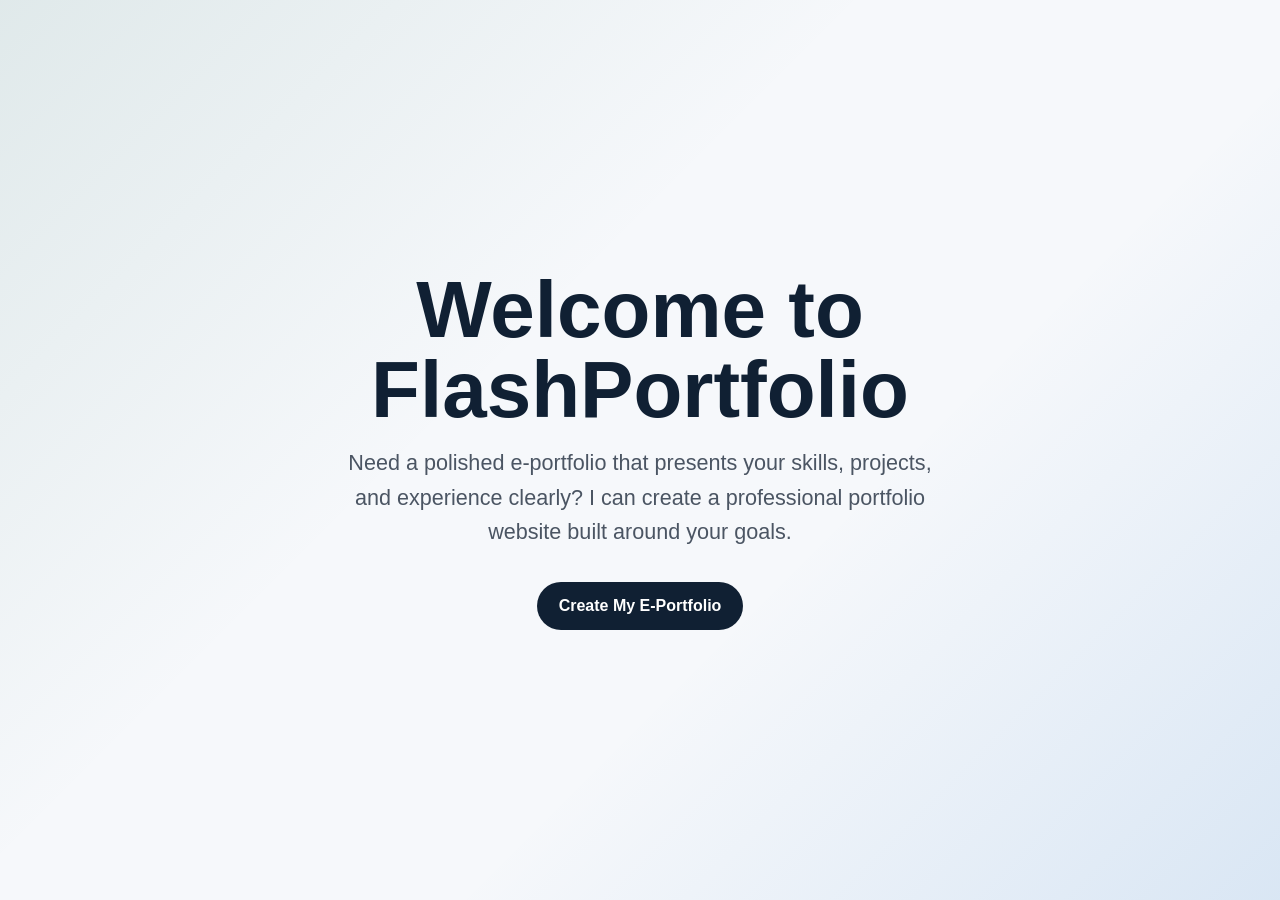
<file: index.html>
<!DOCTYPE html>
<html lang="en">
<head>
  <meta charset="utf-8">
  <meta name="viewport" content="width=device-width, initial-scale=1.0">
  <title>FlashPortfolio</title>
  <style>
    * {
      box-sizing: border-box;
    }

    body {
      align-items: center;
      background:
        linear-gradient(135deg, rgba(28, 103, 88, 0.1), transparent 40%),
        linear-gradient(315deg, rgba(10, 102, 194, 0.12), transparent 38%),
        #f6f8fb;
      color: #222;
      display: flex;
      flex-direction: column;
      font-family: Arial, sans-serif;
      justify-content: center;
      margin: 0;
      min-height: 100vh;
      padding: 2rem;
      text-align: center;
    }

    main {
      max-width: 760px;
    }

    h1 {
      color: #102033;
      font-size: clamp(2.4rem, 7vw, 5rem);
      line-height: 1;
      margin: 0 0 1rem;
    }

    p {
      color: #4b5563;
      font-size: clamp(1.1rem, 2vw, 1.35rem);
      line-height: 1.6;
      margin: 0 auto 2rem;
      max-width: 620px;
    }

    a {
      background: #102033;
      border-radius: 999px;
      color: #fff;
      display: inline-flex;
      font-size: 1rem;
      font-weight: 700;
      padding: 0.95rem 1.35rem;
      text-decoration: none;
      transition: background 160ms ease, transform 160ms ease;
    }

    a:hover,
    a:focus {
      background: #0a66c2;
      transform: translateY(-1px);
    }
  </style>
</head>
<body>
  <main>
    <h1>Welcome to FlashPortfolio</h1>
    <p>Need a polished e-portfolio that presents your skills, projects, and experience clearly? I can create a professional portfolio website built around your goals.</p>
    <a href="https://www.fiverr.com/mismail77/do-an-awesome-website-portfolio-for-you#" target="_blank" rel="noopener noreferrer">Create My E-Portfolio</a>
  </main>
</body>
</html>
</file>
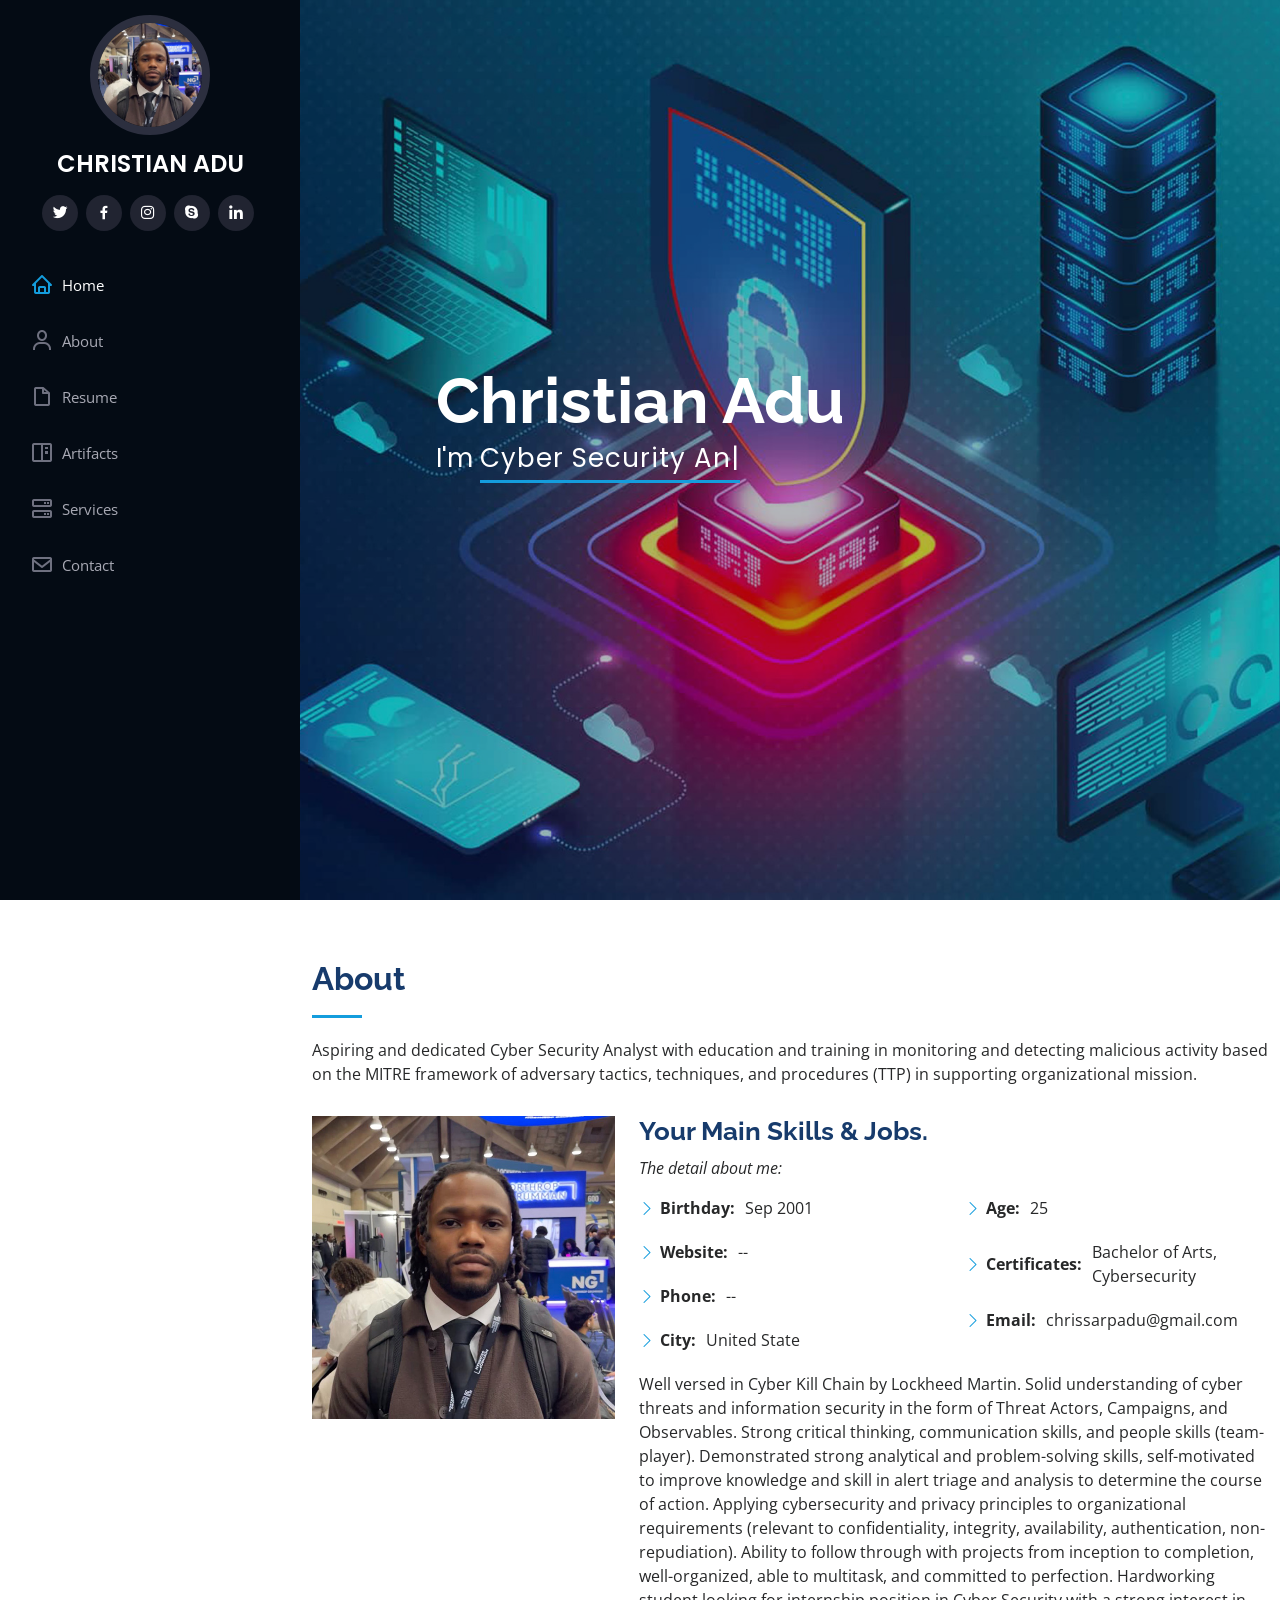
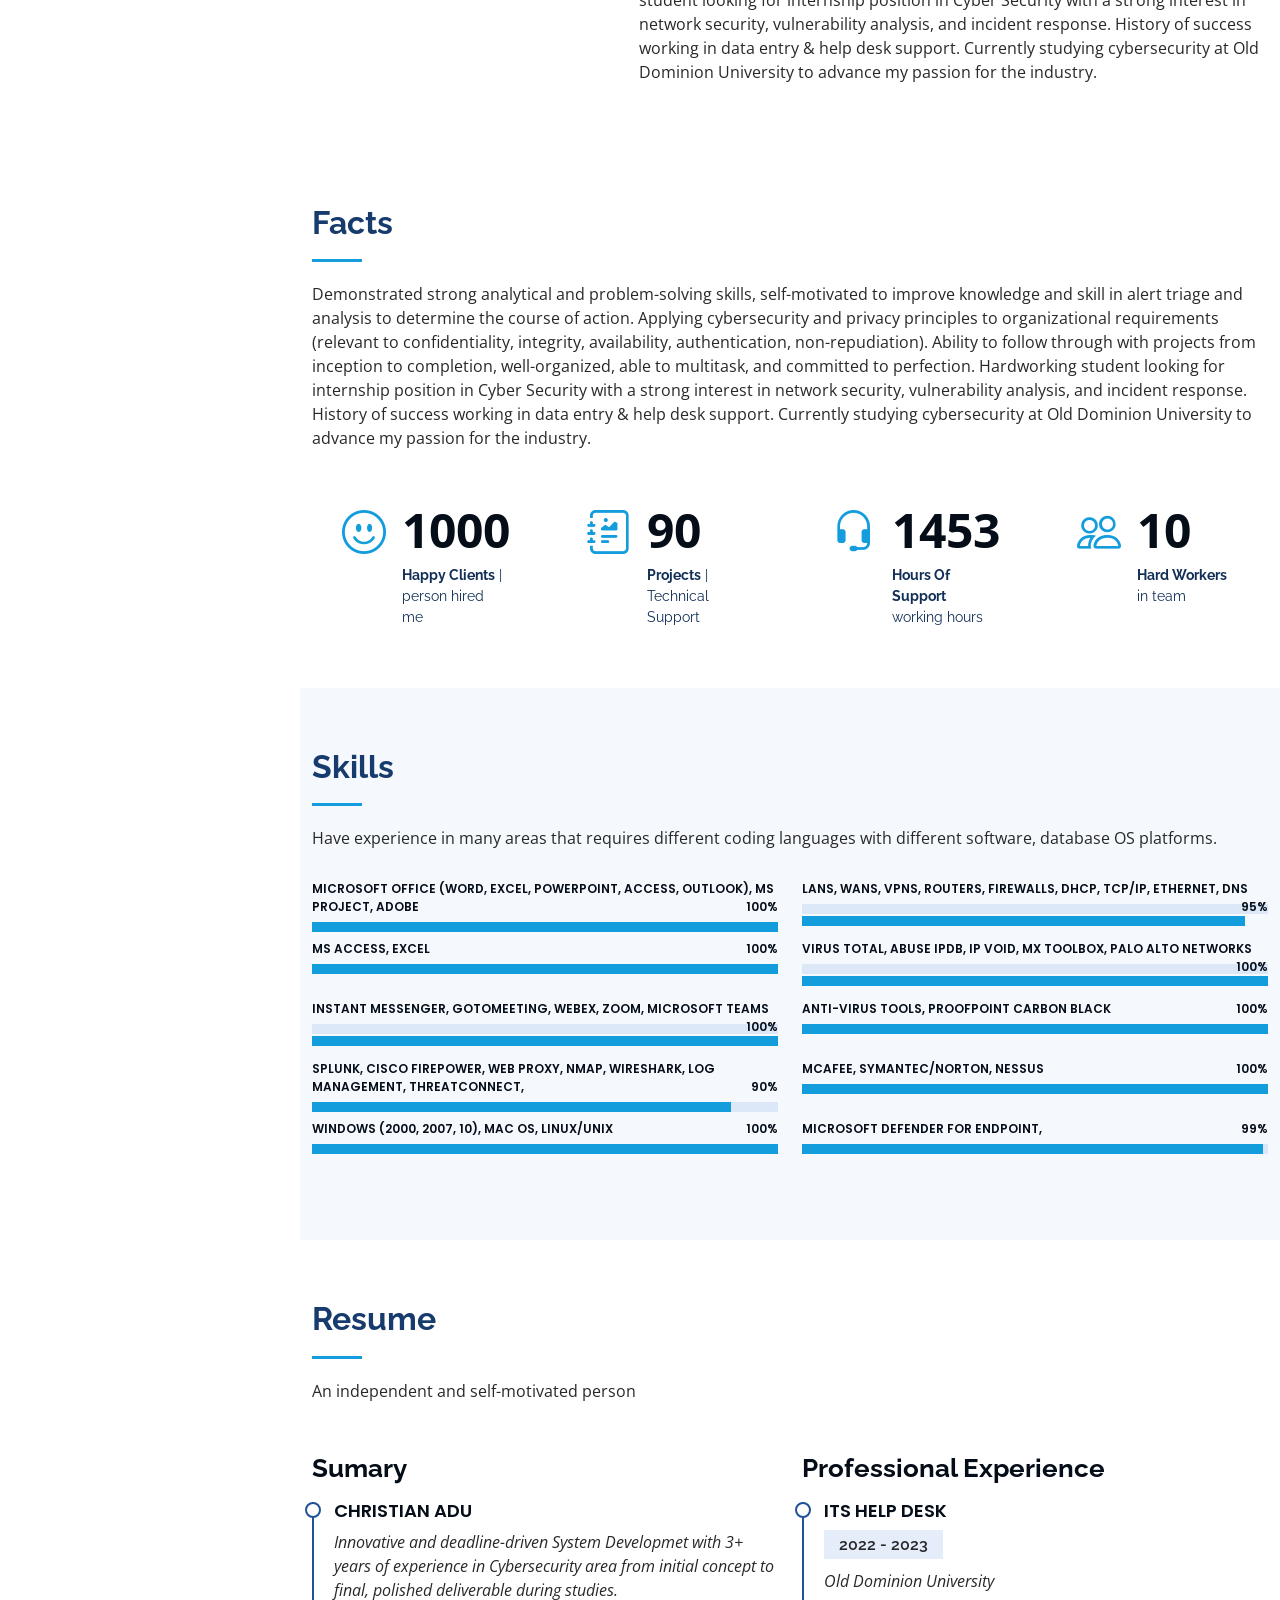
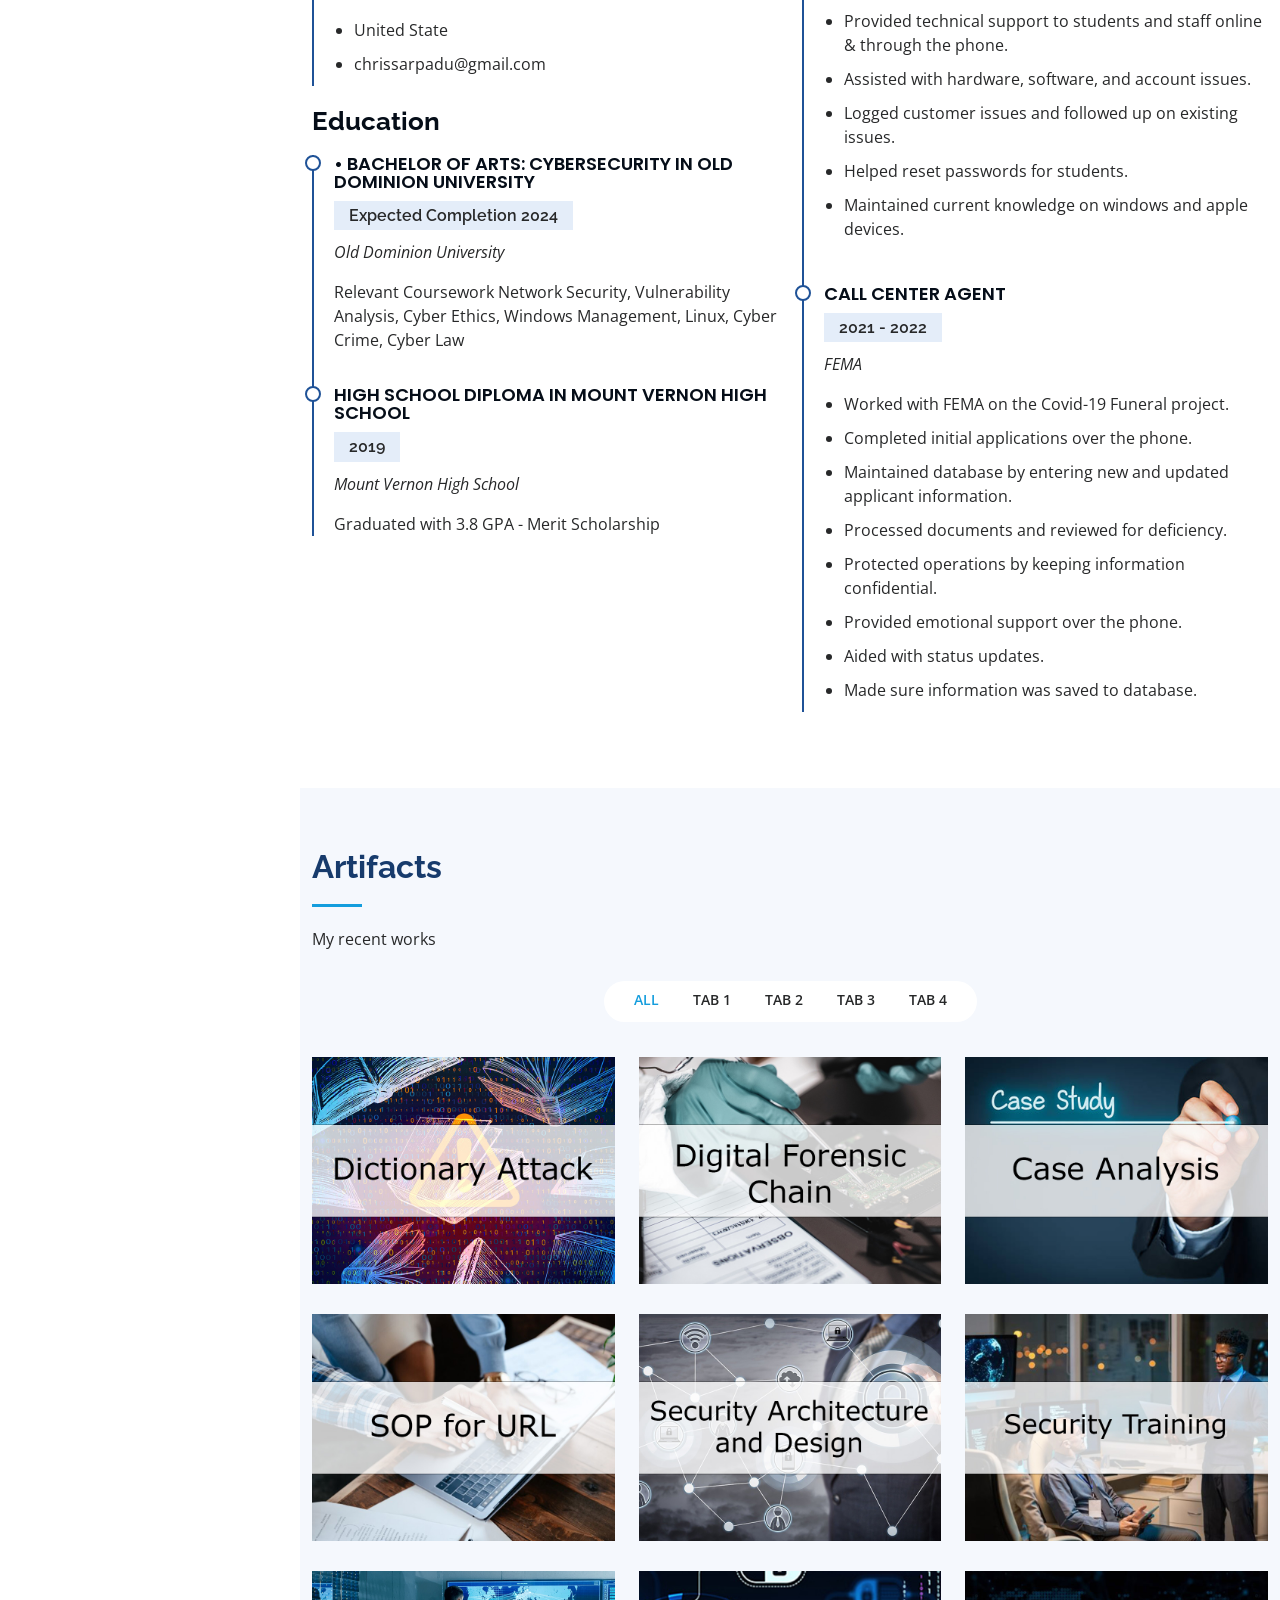
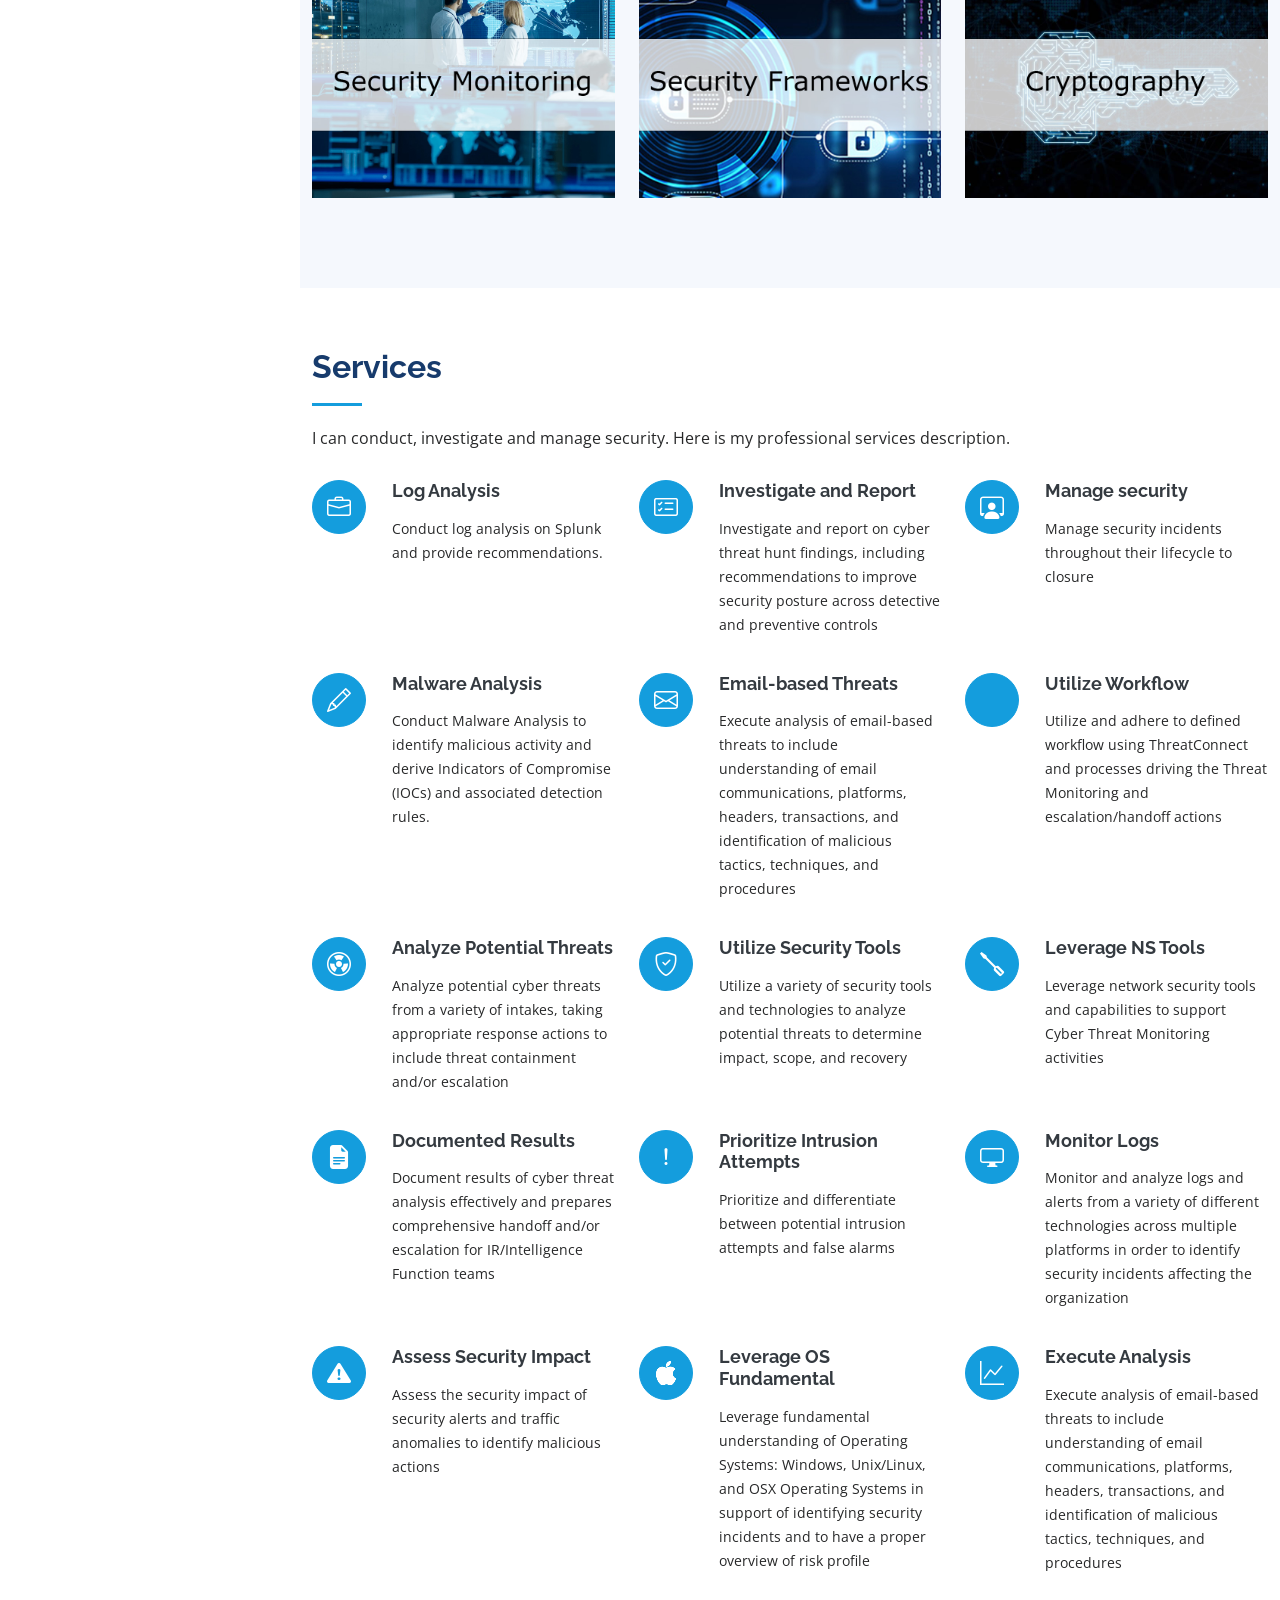
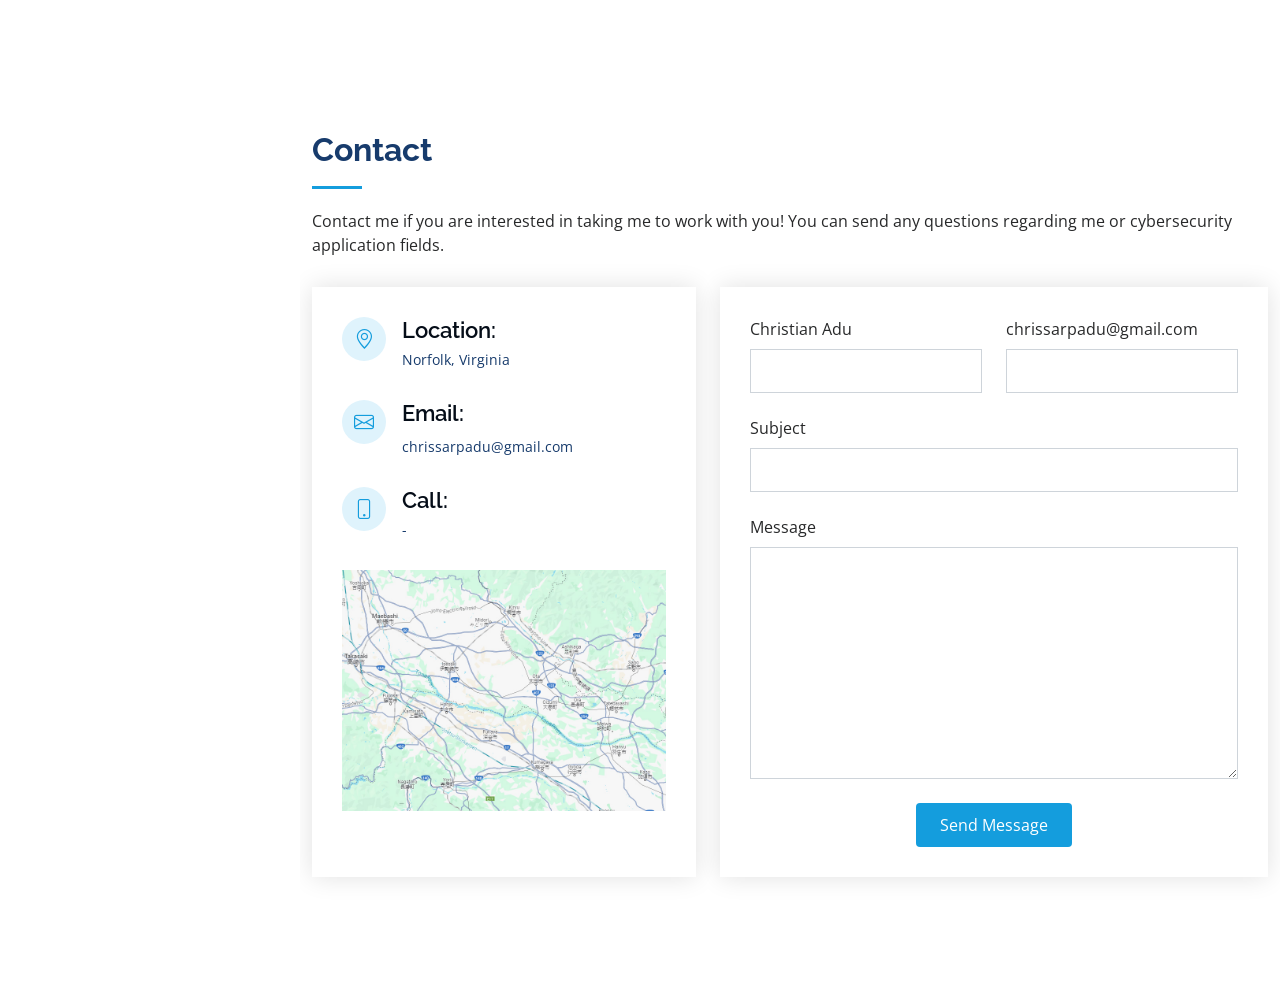
<file: ChristianAdu/index.html>
<!DOCTYPE html>
<html lang="en">

<head>
  <meta charset="utf-8">
  <meta content="width=device-width, initial-scale=1.0" name="viewport">

  <title>Portfolio Template</title>
  <meta content="" name="description">
  <meta content="" name="keywords">

  <!-- Favicons -->
  <link href="assets/img/favicon.png" rel="icon">
  <link href="assets/img/apple-touch-icon.png" rel="apple-touch-icon">

  <!-- Google Fonts -->
  <link href="https://fonts.googleapis.com/css?family=Open+Sans:300,300i,400,400i,600,600i,700,700i|Raleway:300,300i,400,400i,500,500i,600,600i,700,700i|Poppins:300,300i,400,400i,500,500i,600,600i,700,700i" rel="stylesheet">

  <!-- Vendor CSS Files -->
  <link href="assets/vendor/aos/aos.css" rel="stylesheet">
  <link href="assets/vendor/bootstrap/css/bootstrap.min.css" rel="stylesheet">
  <link href="assets/vendor/bootstrap-icons/bootstrap-icons.css" rel="stylesheet">
  <link href="assets/vendor/boxicons/css/boxicons.min.css" rel="stylesheet">
  <link href="assets/vendor/glightbox/css/glightbox.min.css" rel="stylesheet">
  <link href="assets/vendor/swiper/swiper-bundle.min.css" rel="stylesheet">

  <!-- Template Main CSS File -->
  <link href="assets/css/style.css" rel="stylesheet">

  <!-- =======================================================
  * Template Name: iPortfolio - v3.7.0
  * Template URL: https://bootstrapmade.com/iportfolio-bootstrap-portfolio-websites-template/
  * Author: BootstrapMade.com
  * License: https://bootstrapmade.com/license/
  ======================================================== -->
</head>

<body>

  <!-- ======= Mobile nav toggle button ======= -->
  <i class="bi bi-list mobile-nav-toggle d-xl-none"></i>

  <!-- ======= Header ======= -->
  <header id="header">
    <div class="d-flex flex-column">

      <div class="profile">
        <img src="assets/img/profile-img.jpg" alt="" class="img-fluid rounded-circle">
        <h1 class="text-light"><a href="index.html">CHRISTIAN ADU</a></h1>
        <div class="social-links mt-3 text-center">
          <a href="#" class="twitter"><i class="bx bxl-twitter"></i></a>
          <a href="#" class="facebook"><i class="bx bxl-facebook"></i></a>
          <a href="#" class="instagram"><i class="bx bxl-instagram"></i></a>
          <a href="#" class="google-plus"><i class="bx bxl-skype"></i></a>
          <a href="#" class="linkedin"><i class="bx bxl-linkedin"></i></a>
        </div>
      </div>

      <nav id="navbar" class="nav-menu navbar">
        <ul>
          <li><a href="#hero" class="nav-link scrollto active"><i class="bx bx-home"></i> <span>Home</span></a></li>
          <li><a href="#about" class="nav-link scrollto"><i class="bx bx-user"></i> <span>About</span></a></li>
          <li><a href="#resume" class="nav-link scrollto"><i class="bx bx-file-blank"></i> <span>Resume</span></a></li>
          <li><a href="#portfolio" class="nav-link scrollto"><i class="bx bx-book-content"></i> <span>Artifacts</span></a></li>
          <li><a href="#services" class="nav-link scrollto"><i class="bx bx-server"></i> <span>Services</span></a></li>
          <li><a href="#contact" class="nav-link scrollto"><i class="bx bx-envelope"></i> <span>Contact</span></a></li>
        </ul>
      </nav><!-- .nav-menu -->
    </div>
  </header><!-- End Header -->

  <!-- ======= Hero Section ======= -->
  <section id="hero" class="d-flex flex-column justify-content-center align-items-center">
    <div class="hero-container" data-aos="fade-in">
      <h1>Christian Adu</h1>
      <p>I'm <span class="typed" data-typed-items="Cyber Security Analyst, Network Security Analyst, Security Engineer"></span></p>
    </div>
  </section><!-- End Hero -->

  <main id="main">

    <!-- ======= About Section ======= -->
    <section id="about" class="about">
      <div class="container">

        <div class="section-title">
          <h2>About</h2>
          <p>Aspiring and dedicated Cyber Security Analyst with education and training in monitoring and detecting malicious activity based on the MITRE framework of adversary tactics, techniques, and procedures (TTP) in supporting organizational mission.</p>
        </div>

        <div class="row">
          <div class="col-lg-4" data-aos="fade-right">
            <img src="assets/img/profile-img.jpg" class="img-fluid" alt="">
          </div>
          <div class="col-lg-8 pt-4 pt-lg-0 content" data-aos="fade-left">
            <h3>Your Main Skills &amp; Jobs.</h3>
            <p class="fst-italic">
              The detail about me:
            </p>
            <div class="row">
              <div class="col-lg-6">
                <ul>
                  <li><i class="bi bi-chevron-right"></i> <strong>Birthday:</strong> <span>Sep 2001</span></li>
                  <li><i class="bi bi-chevron-right"></i> <strong>Website:</strong> <span>--</span></li>
                  <li><i class="bi bi-chevron-right"></i> <strong>Phone:</strong> <span>--</span></li>
                  <li><i class="bi bi-chevron-right"></i> <strong>City:</strong> <span>United State</span></li>
                </ul>
              </div>
              <div class="col-lg-6">
                <ul>
                  <li><i class="bi bi-chevron-right"></i> <strong>Age:</strong> <span><script>document.write(new Date().getFullYear() - 2001)</script>
                  </span></li>
                  <li><i class="bi bi-chevron-right"></i> <strong>Certificates:</strong> <span>Bachelor of Arts, Cybersecurity</span></li>
                  <li><i class="bi bi-chevron-right"></i> <strong>Email:</strong> <span>chrissarpadu@gmail.com</span></li>
                  <!-- <li><i class="bi bi-chevron-right"></i> <strong>Freelance:</strong> <span>Available</span></li> -->
                </ul>
              </div>
            </div>
            <p>
              Well versed in Cyber Kill Chain by Lockheed Martin. Solid understanding of cyber threats and information security in the form of Threat Actors, Campaigns, and Observables. Strong critical thinking, communication skills, and people skills (team-player). Demonstrated strong analytical and problem-solving skills, self-motivated to improve knowledge and skill in alert triage and analysis to determine the course of action. Applying cybersecurity and privacy principles to organizational requirements (relevant to confidentiality, integrity, availability, authentication, non-repudiation). Ability to follow through with projects from inception to completion, well-organized, able to multitask, and committed to perfection. Hardworking student looking for internship position in Cyber Security with a strong interest in network security, vulnerability analysis, and incident response. History of success working in data entry & help desk support. Currently studying cybersecurity at Old Dominion University to advance my passion for the industry.
            </p>
          </div>
        </div>

      </div>
    </section><!-- End About Section -->

    <!-- ======= Facts Section ======= -->
    <section id="facts" class="facts">
      <div class="container">

        <div class="section-title">
          <h2>Facts</h2>
          <p>Demonstrated strong analytical and problem-solving skills, self-motivated to improve knowledge and skill in alert triage and analysis to determine the course of action. Applying cybersecurity and privacy principles to organizational requirements (relevant to confidentiality, integrity, availability, authentication, non-repudiation). Ability to follow through with projects from inception to completion, well-organized, able to multitask, and committed to perfection. Hardworking student looking for internship position in Cyber Security with a strong interest in network security, vulnerability analysis, and incident response. History of success working in data entry & help desk support. Currently studying cybersecurity at Old Dominion University to advance my passion for the industry.</p>
        </div>

        <div class="row no-gutters">

          <div class="col-lg-3 col-md-6 d-md-flex align-items-md-stretch" data-aos="fade-up">
            <div class="count-box">
              <i class="bi bi-emoji-smile"></i>
              <span data-purecounter-start="0" data-purecounter-end="1000" data-purecounter-duration="1" class="purecounter"></span>
              <p><strong>Happy Clients</strong> | person hired me</p>
            </div>
          </div>

          <div class="col-lg-3 col-md-6 d-md-flex align-items-md-stretch" data-aos="fade-up" data-aos-delay="100">
            <div class="count-box">
              <i class="bi bi-journal-richtext"></i>
              <span data-purecounter-start="0" data-purecounter-end="90" data-purecounter-duration="1" class="purecounter"></span>
              <p><strong>Projects</strong> | Technical Support </p>
            </div>
          </div>

          <div class="col-lg-3 col-md-6 d-md-flex align-items-md-stretch" data-aos="fade-up" data-aos-delay="200">
            <div class="count-box">
              <i class="bi bi-headset"></i>
              <span data-purecounter-start="0" data-purecounter-end="1453" data-purecounter-duration="1" class="purecounter"></span>
              <p><strong>Hours Of Support</strong> working hours</p>
            </div>
          </div>

          <div class="col-lg-3 col-md-6 d-md-flex align-items-md-stretch" data-aos="fade-up" data-aos-delay="300">
            <div class="count-box">
              <i class="bi bi-people"></i>
              <span data-purecounter-start="0" data-purecounter-end="10" data-purecounter-duration="1" class="purecounter"></span>
              <p><strong>Hard Workers</strong> in team</p>
            </div>
          </div>

        </div>

      </div>
    </section><!-- End Facts Section -->

    <!-- ======= Skills Section ======= -->
    <section id="skills" class="skills section-bg">
      <div class="container">

        <div class="section-title">
          <h2>Skills</h2>
          <p>Have experience in many areas that requires different coding languages with different software, database OS platforms.</p>
        </div>

        <div class="row skills-content">

          <div class="col-lg-6" data-aos="fade-up">

            <div class="progress">
              <span class="skill">Microsoft Office (Word, Excel, PowerPoint, Access, Outlook), MS Project, Adobe <i class="val">100%</i></span>
              <div class="progress-bar-wrap">
                <div class="progress-bar" role="progressbar" aria-valuenow="100" aria-valuemin="0" aria-valuemax="100"></div>
              </div>
            </div>

            <div class="progress">
              <span class="skill">MS Access, Excel<i class="val">100%</i></span>
              <div class="progress-bar-wrap">
                <div class="progress-bar" role="progressbar" aria-valuenow="100" aria-valuemin="0" aria-valuemax="100"></div>
              </div>
            </div>

            <div class="progress">
              <span class="skill">Instant Messenger, GoToMeeting, WebEx, Zoom, Microsoft Teams <i class="val">100%</i></span>
              <div class="progress-bar-wrap">
                <div class="progress-bar" role="progressbar" aria-valuenow="100" aria-valuemin="0" aria-valuemax="100"></div>
              </div>
            </div>

            <div class="progress">
              <span class="skill">Splunk, Cisco Firepower, Web Proxy, Nmap, Wireshark, Log Management, ThreatConnect, <i class="val">90%</i></span>
              <div class="progress-bar-wrap">
                <div class="progress-bar" role="progressbar" aria-valuenow="90" aria-valuemin="0" aria-valuemax="90"></div>
              </div>
            </div>

            <div class="progress">
              <span class="skill">Windows (2000, 2007, 10), Mac OS, Linux/Unix <i class="val">100%</i></span>
              <div class="progress-bar-wrap">
                <div class="progress-bar" role="progressbar" aria-valuenow="100" aria-valuemin="0" aria-valuemax="100"></div>
              </div>
            </div>

          </div>

          <div class="col-lg-6" data-aos="fade-up" data-aos-delay="100">

            <div class="progress">
              <span class="skill">LANs, WANs, VPNs, Routers, Firewalls, DHCP, TCP/IP, Ethernet, DNS <i class="val">95%</i></span>
              <div class="progress-bar-wrap">
                <div class="progress-bar" role="progressbar" aria-valuenow="95" aria-valuemin="0" aria-valuemax="100"></div>
              </div>
            </div>

            <div class="progress">
              <span class="skill">Virus Total, Abuse IPDB, IP Void, MX Toolbox, Palo Alto Networks <i class="val">100%</i></span>
              <div class="progress-bar-wrap">
                <div class="progress-bar" role="progressbar" aria-valuenow="100" aria-valuemin="0" aria-valuemax="100"></div>
              </div>
            </div>

            <div class="progress">
              <span class="skill">Anti-Virus Tools, Proofpoint Carbon Black   <i class="val">100%</i></span>
              <div class="progress-bar-wrap">
                <div class="progress-bar" role="progressbar" aria-valuenow="100" aria-valuemin="0" aria-valuemax="100"></div>
              </div>
            </div>

            <div class="progress">
              <span class="skill">McAfee, Symantec/Norton, Nessus <i class="val">100%</i></span>
              <div class="progress-bar-wrap">
                <div class="progress-bar" role="progressbar" aria-valuenow="100" aria-valuemin="0" aria-valuemax="100"></div>
              </div>
            </div>

            <div class="progress">
              <span class="skill">Microsoft Defender for Endpoint, <i class="val">99%</i></span>
              <div class="progress-bar-wrap">
                <div class="progress-bar" role="progressbar" aria-valuenow="99" aria-valuemin="0" aria-valuemax="100"></div>
              </div>
            </div>

          </div>

        </div>

      </div>
    </section><!-- End Skills Section -->

    <!-- ======= Resume Section ======= -->
    <section id="resume" class="resume">
      <div class="container">

        <div class="section-title">
          <h2>Resume</h2>
          <p>An independent and self-motivated person</p>
        </div>

        <div class="row">
          <div class="col-lg-6" data-aos="fade-up">
            <h3 class="resume-title">Sumary</h3>
            <div class="resume-item pb-0">
              <h4>Christian Adu</h4>
              <p><em>Innovative and deadline-driven System Developmet with 3+ years of experience in Cybersecurity area from initial concept to final, polished deliverable during studies.</em></p>
              <ul>
                <li>United State</li>
                <li>chrissarpadu@gmail.com</li>
              </ul>
            </div>

            <h3 class="resume-title">Education</h3>
            <div class="resume-item">
              <h4>•	Bachelor of Arts: Cybersecurity in Old Dominion University </h4>
              <h5>Expected Completion 2024</h5>
              <p><em>Old Dominion University </em></p>
              <p>Relevant Coursework
                Network Security, Vulnerability Analysis, Cyber Ethics, Windows Management, Linux, Cyber
                Crime, Cyber Law
                </p>
            </div>
            <div class="resume-item">
              <h4>High School Diploma in Mount Vernon High School </h4>
              <h5>2019</h5>
              <p><em>Mount Vernon High School </em></p>
              <p>Graduated with 3.8 GPA - Merit Scholarship</p>
            </div>
          </div>
          <div class="col-lg-6" data-aos="fade-up" data-aos-delay="100">
            <h3 class="resume-title">Professional Experience</h3>
            <div class="resume-item">
              <h4>ITS Help Desk</h4>
              <h5>2022 - 2023</h5>
              <p><em>Old Dominion University</em></p>
              <ul>
                <li>Provided technical support to students and staff online & through the phone.</li>
                <li>Assisted with hardware, software, and account issues.</li>
                <li>Logged customer issues and followed up on existing issues.</li>
                <li>Helped reset passwords for students.</li>
                <li>Maintained current knowledge on windows and apple devices.</li>
              </ul>
            </div>
            <div class="resume-item">
              <h4>Call Center Agent</h4>
              <h5>2021 - 2022</h5>
              <p><em>FEMA</em></p>
              <ul>
                <li>Worked with FEMA on the Covid-19 Funeral project.</li>
                <li>Completed initial applications over the phone.</li>
                <li>Maintained database by entering new and updated applicant information.</li>
                <li>Processed documents and reviewed for deficiency.</li>
                <li>Protected operations by keeping information confidential.</li>
                <li>Provided emotional support over the phone.</li>
                <li>Aided with status updates.</li>
                <li>Made sure information was saved to database.</li>
              </ul>
            </div>
          </div>
        </div>

      </div>
    </section><!-- End Resume Section -->

    <!-- ======= Portfolio Section ======= -->
    <section id="portfolio" class="portfolio section-bg">
      <div class="container">

        <div class="section-title">
          <h2>Artifacts</h2>
          <p>My recent works</p>
        </div>

        <div class="row" data-aos="fade-up">
          <div class="col-lg-12 d-flex justify-content-center">
            <ul id="portfolio-flters">
              <li data-filter="*" class="filter-active">All</li>
              <li data-filter=".filter-Tab1">Tab 1</li>
              <li data-filter=".filter-Tab2">Tab 2</li>
              <li data-filter=".filter-Tab3">Tab 3</li>
              <li data-filter=".filter-Tab4">Tab 4</li>
            </ul>
          </div>
        </div>

        <div class="row portfolio-container" data-aos="fade-up" data-aos-delay="100">

          <div class="col-lg-4 col-md-6 portfolio-item filter-Tab1">
            <div class="portfolio-wrap">
              <img src="assets/img/portfolio/portfolio-Product1.jpg" class="img-fluid" alt="">
              <div class="portfolio-links">
                <a href="Product-details - 1.html" title="More Details"><i class="bx bx-link"></i></a>
              </div>
            </div>
          </div>

          <div class="col-lg-4 col-md-6 portfolio-item filter-Tab2">
            <div class="portfolio-wrap">
              <img src="assets/img/portfolio/portfolio-Product2.jpg" class="img-fluid" alt="">
              <div class="portfolio-links">
                <a href="Product-details - 2.html" title="More Details"><i class="bx bx-link"></i></a>
              </div>
            </div>
          </div>

          <div class="col-lg-4 col-md-6 portfolio-item filter-Tab3">
            <div class="portfolio-wrap">
              <img src="assets/img/portfolio/portfolio-Product3.jpg" class="img-fluid" alt="">
              <div class="portfolio-links">
                <a href="Product-details - 3.html" title="More Details"><i class="bx bx-link"></i></a>
              </div>
            </div>
          </div>

          <div class="col-lg-4 col-md-6 portfolio-item filter-Tab4">
            <div class="portfolio-wrap">
              <img src="assets/img/portfolio/portfolio-Product4.jpg" class="img-fluid" alt="">
              <div class="portfolio-links">
                <a href="Product-details - 4.html" title="More Details"><i class="bx bx-link"></i></a>
              </div>
            </div>
          </div>

          <div class="col-lg-4 col-md-6 portfolio-item filter-Tab1">
            <div class="portfolio-wrap">
              <img src="assets/img/portfolio/portfolio-Product5.jpg" class="img-fluid" alt="">
              <div class="portfolio-links">
                <a href="Product-details - 5.html" title="More Details"><i class="bx bx-link"></i></a>
              </div>
            </div>
          </div>

          <div class="col-lg-4 col-md-6 portfolio-item filter-Tab2">
            <div class="portfolio-wrap">
              <img src="assets/img/portfolio/portfolio-Product6.jpg" class="img-fluid" alt="">
              <div class="portfolio-links">
                <a href="Product-details - 6.html" title="More Details"><i class="bx bx-link"></i></a>
              </div>
            </div>
          </div>

          <div class="col-lg-4 col-md-6 portfolio-item filter-Tab3">
            <div class="portfolio-wrap">
              <img src="assets/img/portfolio/portfolio-Product7.jpg" class="img-fluid" alt="">
              <div class="portfolio-links">
                <a href="Product-details - 7.html" title="More Details"><i class="bx bx-link"></i></a>
              </div>
            </div>
          </div>

          <div class="col-lg-4 col-md-6 portfolio-item filter-Tab4">
            <div class="portfolio-wrap">
              <img src="assets/img/portfolio/portfolio-Product8.jpg" class="img-fluid" alt="">
              <div class="portfolio-links">
                <a href="Product-details - 8.html" title="More Details"><i class="bx bx-link"></i></a>
              </div>
            </div>
          </div>

          <div class="col-lg-4 col-md-6 portfolio-item filter-Tab1">
            <div class="portfolio-wrap">
              <img src="assets/img/portfolio/portfolio-Product9.jpg" class="img-fluid" alt="">
              <div class="portfolio-links">
                <a href="Product-details - 9.html" title="More Details"><i class="bx bx-link"></i></a>
              </div>
            </div>
          </div>

        </div>

      </div>
    </section><!-- End Portfolio Section -->

    <!-- ======= Services Section ======= -->
    <section id="services" class="services">
      <div class="container">

        <div class="section-title">
          <h2>Services</h2>
          <p>I can conduct, investigate and manage security. Here is my professional services description.</p>
        </div>

        <div class="row">
          <div class="col-lg-4 col-md-6 icon-box" data-aos="fade-up">
            <div class="icon"><i class="bi bi-briefcase"></i></div>
            <h4 class="title"><a href="">Log Analysis </a></h4>
            <p class="description">Conduct log analysis on Splunk and provide recommendations. </p>
          </div>
          <div class="col-lg-4 col-md-6 icon-box" data-aos="fade-up" data-aos-delay="100">
            <div class="icon"><i class="bi bi-card-checklist"></i></div>
            <h4 class="title"><a href="">Investigate and Report</a></h4>
            <p class="description">Investigate and report on cyber threat hunt findings, including recommendations to improve security posture across detective and preventive controls</p>
          </div>
           <div class="col-lg-4 col-md-6 icon-box" data-aos="fade-up">
            <div class="icon"><i class="bi bi-person-workspace"></i></div>
            <h4 class="title"><a href="">Manage security</a></h4>
            <p class="description">Manage security incidents throughout their lifecycle to closure</p>
          </div>
          <div class="col-lg-4 col-md-6 icon-box" data-aos="fade-up" data-aos-delay="200">
            <div class="icon"><i class="bi bi-pencil"></i></div>
            <h4 class="title"><a href="">Malware Analysis</a></h4>
            <p class="description">Conduct Malware Analysis to identify malicious activity and derive Indicators of Compromise (IOCs) and associated detection rules.</p>
          </div> 
          <div class="col-lg-4 col-md-6 icon-box" data-aos="fade-up" data-aos-delay="100">
            <div class="icon"><i class="bi bi-envelope"></i></div>
            <h4 class="title"><a href="">Email-based Threats</a></h4>
            <p class="description">Execute analysis of email-based threats to include understanding of email communications, platforms, headers, transactions, and identification of malicious tactics, techniques, and procedures</p>
          </div>
          <div class="col-lg-4 col-md-6 icon-box" data-aos="fade-up" data-aos-delay="200">
            <div class="icon"><i class="bi hdd-network-fill"></i></div>
            <h4 class="title"><a href="">Utilize Workflow </a></h4>
            <p class="description">Utilize and adhere to defined workflow using ThreatConnect and processes driving the Threat Monitoring and escalation/handoff actions</p>
          </div>
          <div class="col-lg-4 col-md-6 icon-box" data-aos="fade-up" data-aos-delay="200">
            <div class="icon"><i class="bi bi-radioactive"></i></div>
            <h4 class="title"><a href="">Analyze Potential Threats</a></h4>
            <p class="description">Analyze potential cyber threats from a variety of intakes, taking appropriate response actions to include threat containment and/or escalation</p>
          </div>
          <div class="col-lg-4 col-md-6 icon-box" data-aos="fade-up" data-aos-delay="200">
            <div class="icon"><i class="bi bi-shield-check"></i></div>
            <h4 class="title"><a href="">Utilize Security Tools</a></h4>
            <p class="description">Utilize a variety of security tools and technologies to analyze potential threats to determine impact, scope, and recovery</p>
          </div>
          <div class="col-lg-4 col-md-6 icon-box" data-aos="fade-up" data-aos-delay="200">
            <div class="icon"><i class="bi bi-screwdriver"></i></div>
            <h4 class="title"><a href="">Leverage NS Tools</a></h4>
            <p class="description">Leverage network security tools and capabilities to support Cyber Threat Monitoring activities</p>
          </div>
          <div class="col-lg-4 col-md-6 icon-box" data-aos="fade-up" data-aos-delay="200">
            <div class="icon"><i class="bi bi-file-earmark-text-fill"></i></div>
            <h4 class="title"><a href="">Documented Results</a></h4>
            <p class="description">Document results of cyber threat analysis effectively and prepares comprehensive handoff and/or escalation for IR/Intelligence Function teams</p>
          </div>
          <div class="col-lg-4 col-md-6 icon-box" data-aos="fade-up" data-aos-delay="200">
            <div class="icon"><i class="bi bi-exclamation-lg"></i></div>
            <h4 class="title"><a href="">Prioritize Intrusion Attempts</a></h4>
            <p class="description">Prioritize and differentiate between potential intrusion attempts and false alarms</p>
          </div>
          <div class="col-lg-4 col-md-6 icon-box" data-aos="fade-up" data-aos-delay="200">
            <div class="icon"><i class="bi bi-display"></i></div>
            <h4 class="title"><a href="">Monitor Logs</a></h4>
            <p class="description">Monitor and analyze logs and alerts from a variety of different technologies across multiple platforms in order to identify security incidents affecting the organization</p>
          </div>
          <div class="col-lg-4 col-md-6 icon-box" data-aos="fade-up" data-aos-delay="200">
            <div class="icon"><i class="bi bi-exclamation-triangle-fill"></i></div>
            <h4 class="title"><a href="">Assess Security Impact</a></h4>
            <p class="description">Assess the security impact of security alerts and traffic anomalies to identify malicious actions</p>
          </div>
          <div class="col-lg-4 col-md-6 icon-box" data-aos="fade-up" data-aos-delay="200">
            <div class="icon"><i class="bi bi-apple"></i></div>
            <h4 class="title"><a href="">Leverage OS Fundamental</a></h4>
            <p class="description">Leverage fundamental understanding of Operating Systems: Windows, Unix/Linux, and OSX Operating Systems in support of identifying security incidents and to have a proper overview of risk profile</p>
          </div>
          <div class="col-lg-4 col-md-6 icon-box" data-aos="fade-up" data-aos-delay="200">
            <div class="icon"><i class="bi bi-graph-up"></i></div>
            <h4 class="title"><a href="">Execute Analysis</a></h4>
            <p class="description">Execute analysis of email-based threats to include understanding of email communications, platforms, headers, transactions, and identification of malicious tactics, techniques, and procedures</p>
          </div>
        </div>

      </div>
    </section><!-- End Services Section -->

    <!-- ======= Contact Section ======= -->
    <section id="contact" class="contact">
      <div class="container">

        <div class="section-title">
          <h2>Contact</h2>
          <p>Contact me if you are interested in taking me to work with you! You can send any questions regarding me or cybersecurity application fields. </p>
        </div>

        <div class="row" data-aos="fade-in">

          <div class="col-lg-5 d-flex align-items-stretch">
            <div class="info">
              <div class="address">
                <i class="bi bi-geo-alt"></i>
                <h4>Location:</h4>
                <p>Norfolk, Virginia</p>
              </div>

              <div class="email">
                <i class="bi bi-envelope"></i>
                <h4>Email:</h4>
                <p>chrissarpadu@gmail.com</p>
              </div>

              <div class="phone">
                <i class="bi bi-phone"></i>
                <h4>Call:</h4>
                <p>-</p>
              </div>

              <img src="assets/img/State.jpg" class="img-fluid" alt="">
            </div>

          </div>

          <div class="col-lg-7 mt-5 mt-lg-0 d-flex align-items-stretch">
            <form action="forms/contact.php" method="post" role="form" class="php-email-form">
              <div class="row">
                <div class="form-group col-md-6">
                  <label for="name">Christian Adu</label>
                  <input type="text" name="name" class="form-control" id="name" required>
                </div>
                <div class="form-group col-md-6">
                  <label for="name">chrissarpadu@gmail.com</label>
                  <input type="email" class="form-control" name="email" id="email" required>
                </div>
              </div>
              <div class="form-group">
                <label for="name">Subject</label>
                <input type="text" class="form-control" name="subject" id="subject" required>
              </div>
              <div class="form-group">
                <label for="name">Message</label>
                <textarea class="form-control" name="message" rows="10" required></textarea>
              </div>
              <div class="my-3">
                <div class="loading">Loading</div>
                <div class="error-message"></div>
                <div class="sent-message">Your message has been sent. Thank you!</div>
              </div>
              <div class="text-center"><button type="submit">Send Message</button></div>
            </form>
          </div>

        </div>

      </div>
    </section><!-- End Contact Section -->

  </main><!-- End #main -->

  <!-- ======= Footer ======= -->
  <footer id="footer">
    <div class="container">
    </div>
  </footer><!-- End  Footer -->

  <a href="#" class="back-to-top d-flex align-items-center justify-content-center"><i class="bi bi-arrow-up-short"></i></a>

  <!-- Vendor JS Files -->
  <script src="assets/vendor/purecounter/purecounter.js"></script>
  <script src="assets/vendor/aos/aos.js"></script>
  <script src="assets/vendor/bootstrap/js/bootstrap.bundle.min.js"></script>
  <script src="assets/vendor/glightbox/js/glightbox.min.js"></script>
  <script src="assets/vendor/isotope-layout/isotope.pkgd.min.js"></script>
  <script src="assets/vendor/swiper/swiper-bundle.min.js"></script>
  <script src="assets/vendor/typed.js/typed.min.js"></script>
  <script src="assets/vendor/waypoints/noframework.waypoints.js"></script>
  <script src="assets/vendor/php-email-form/validate.js"></script>

  <!-- Template Main JS File -->
  <script src="assets/js/main.js"></script>

</body>

</html>
</file>
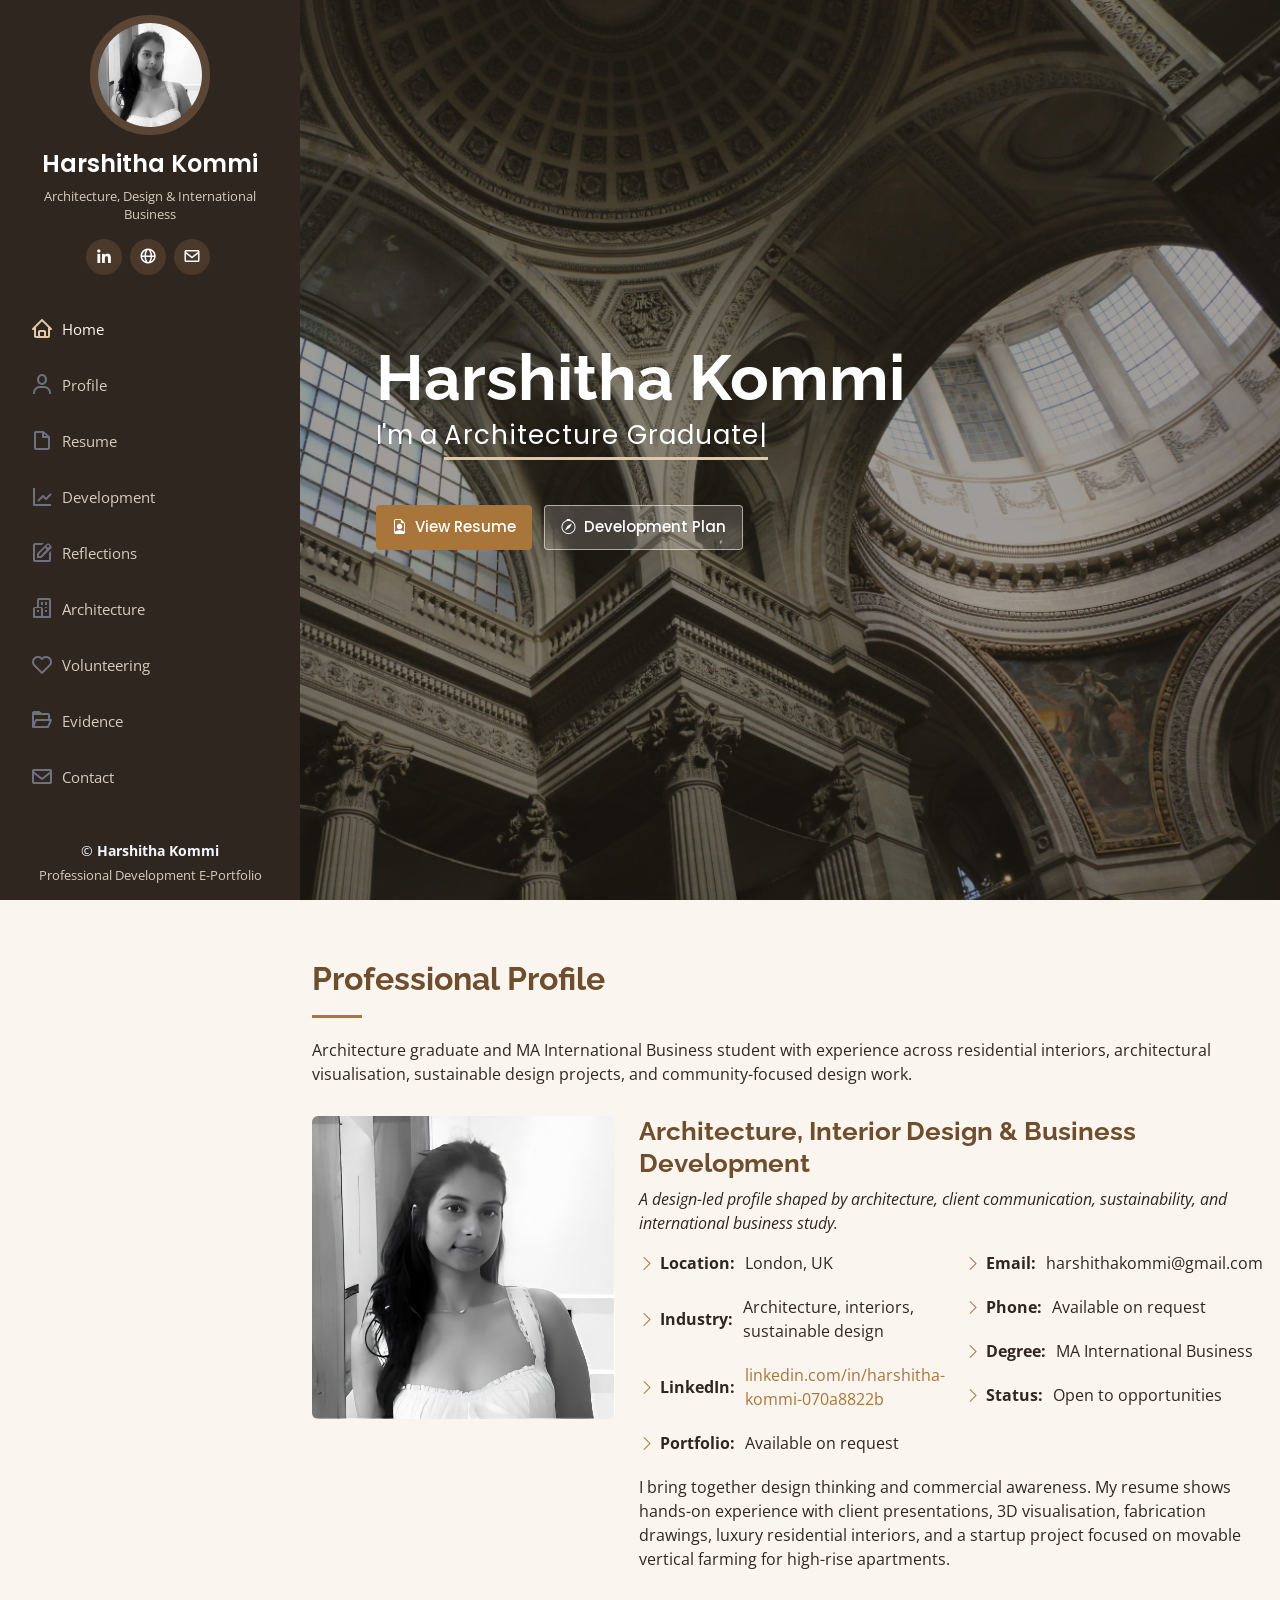
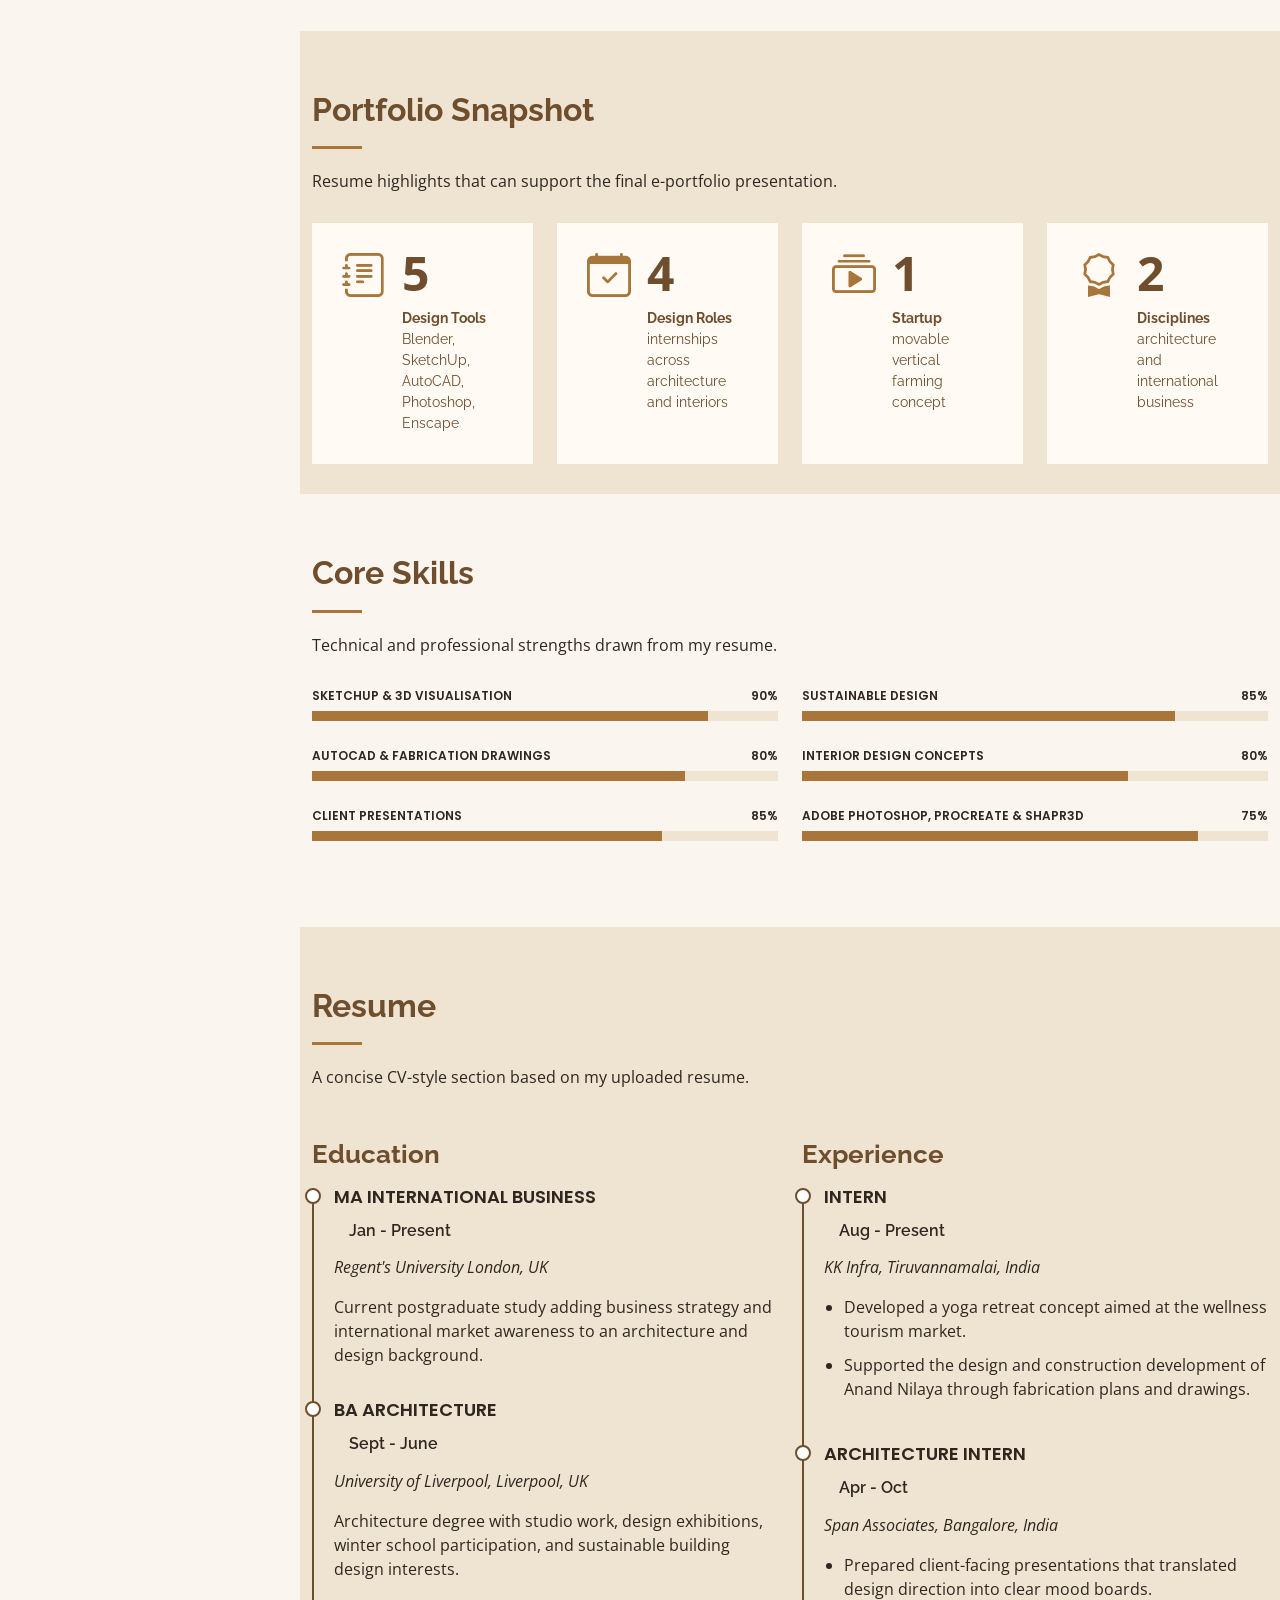
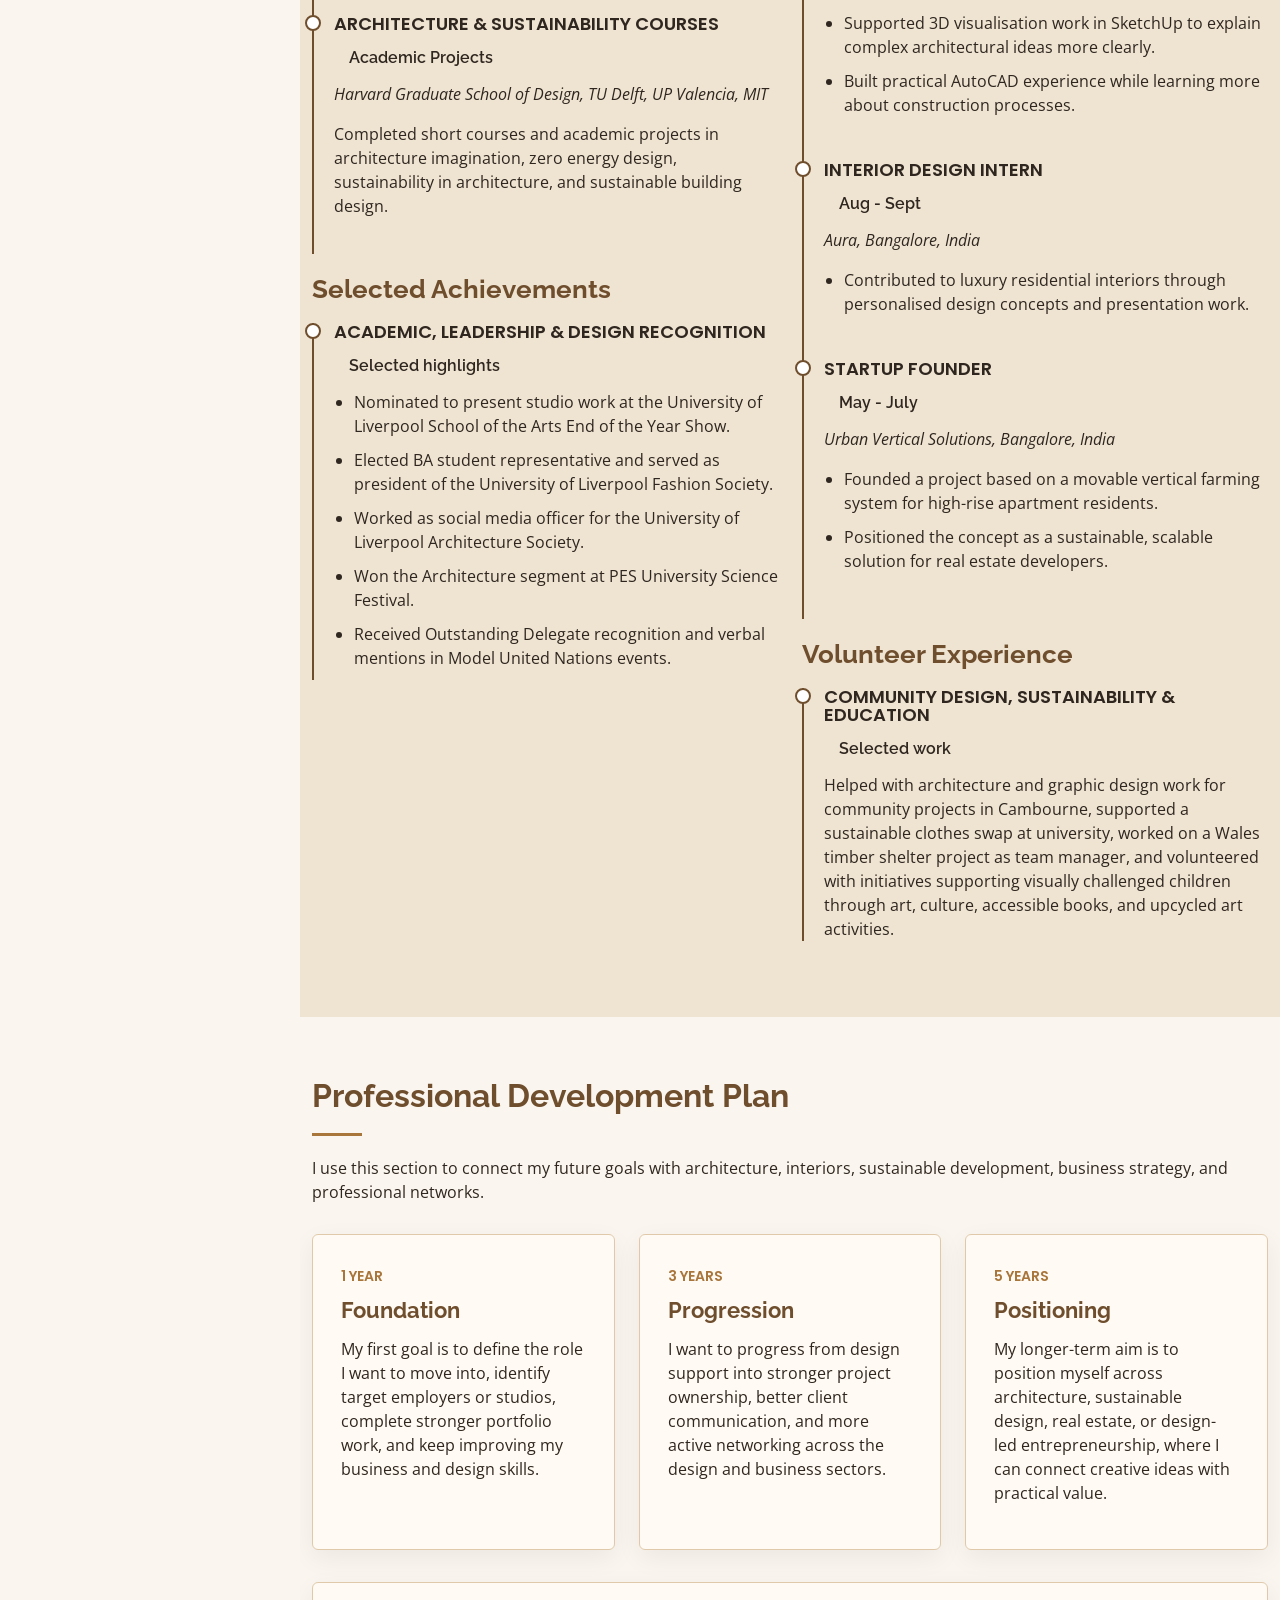
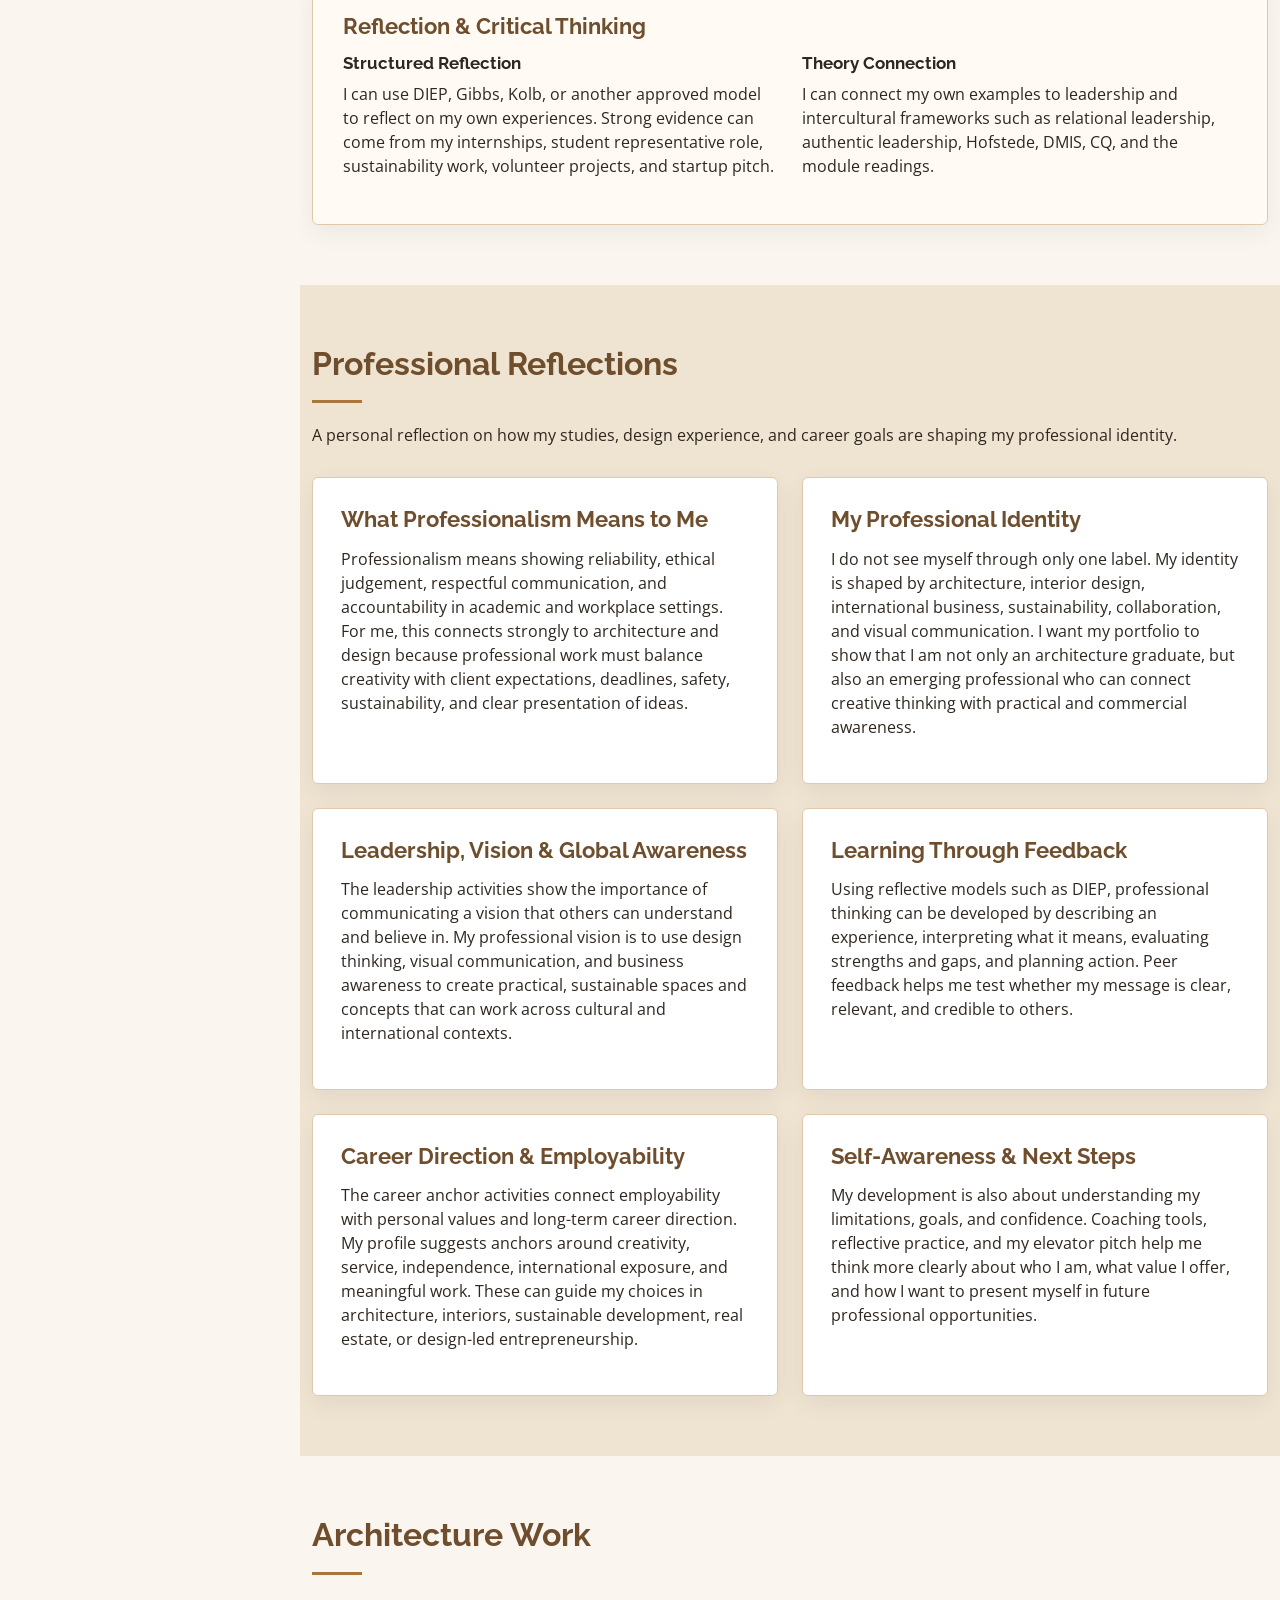
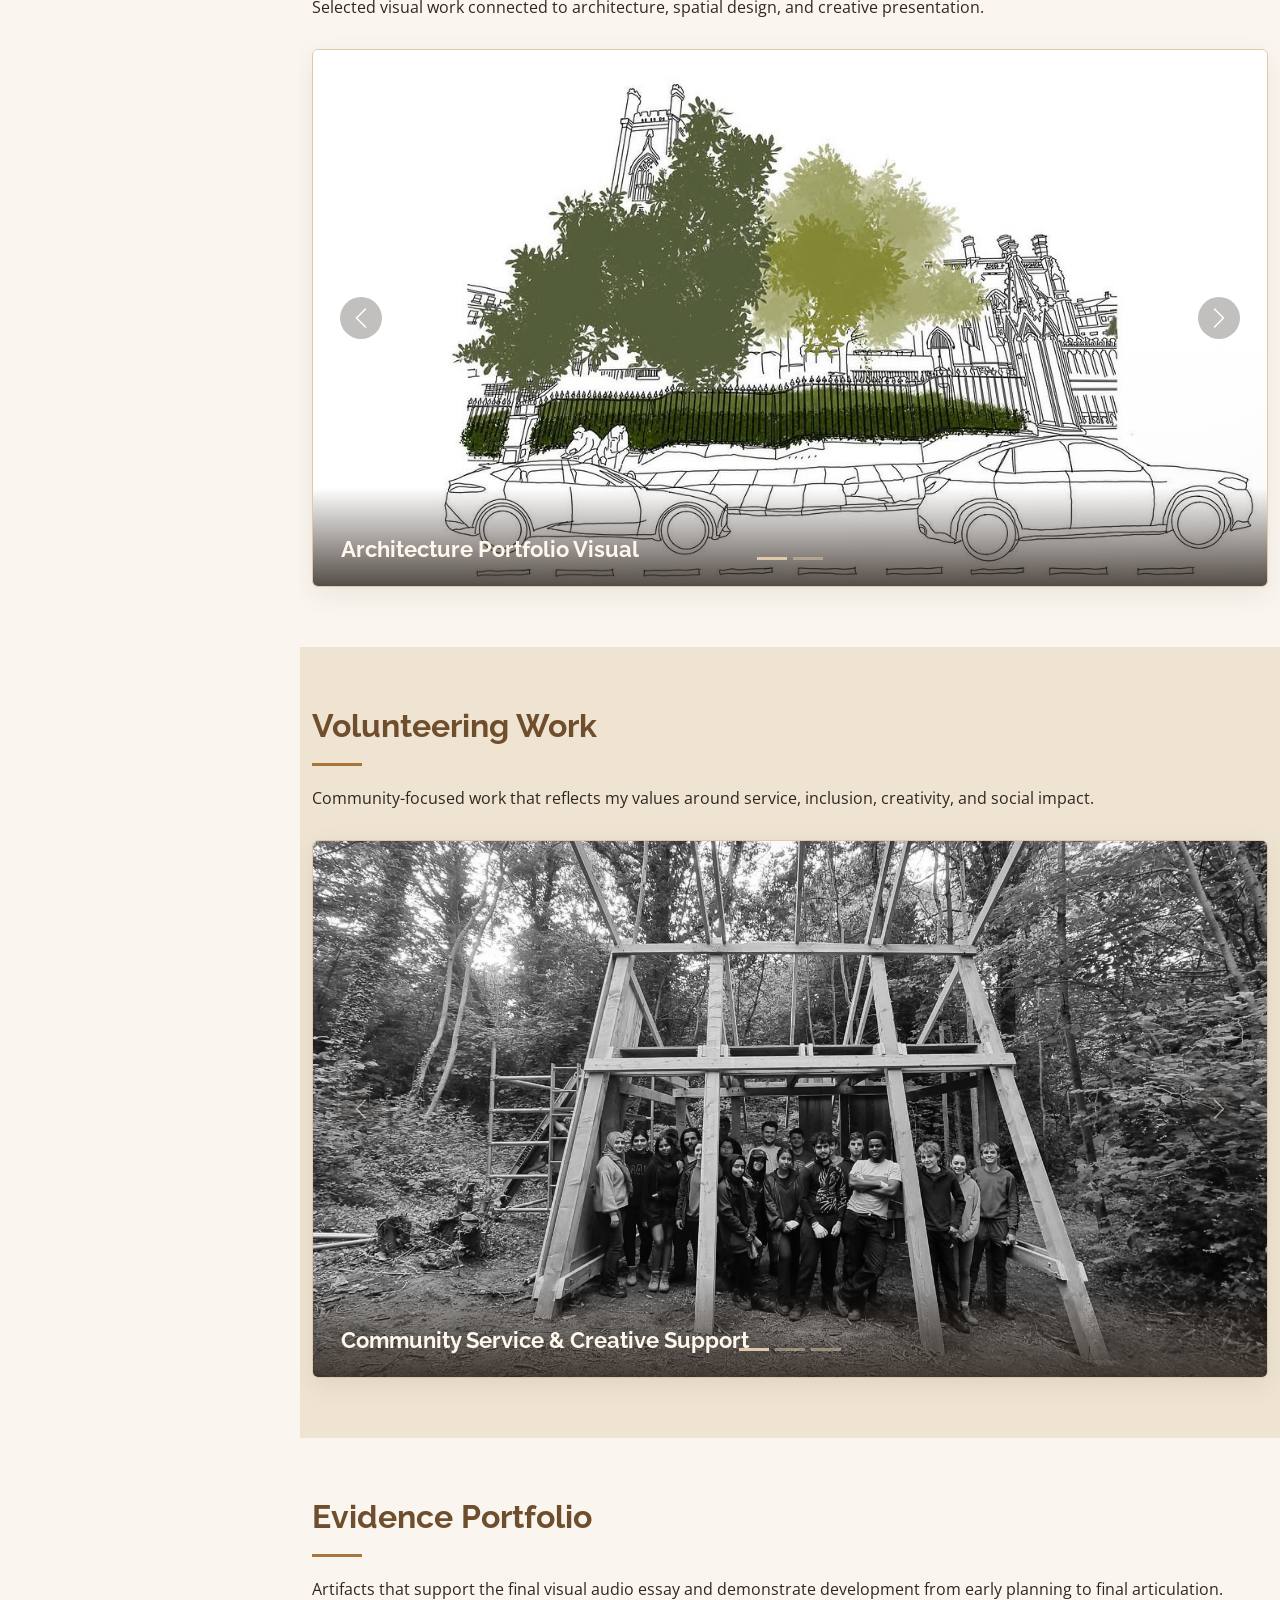
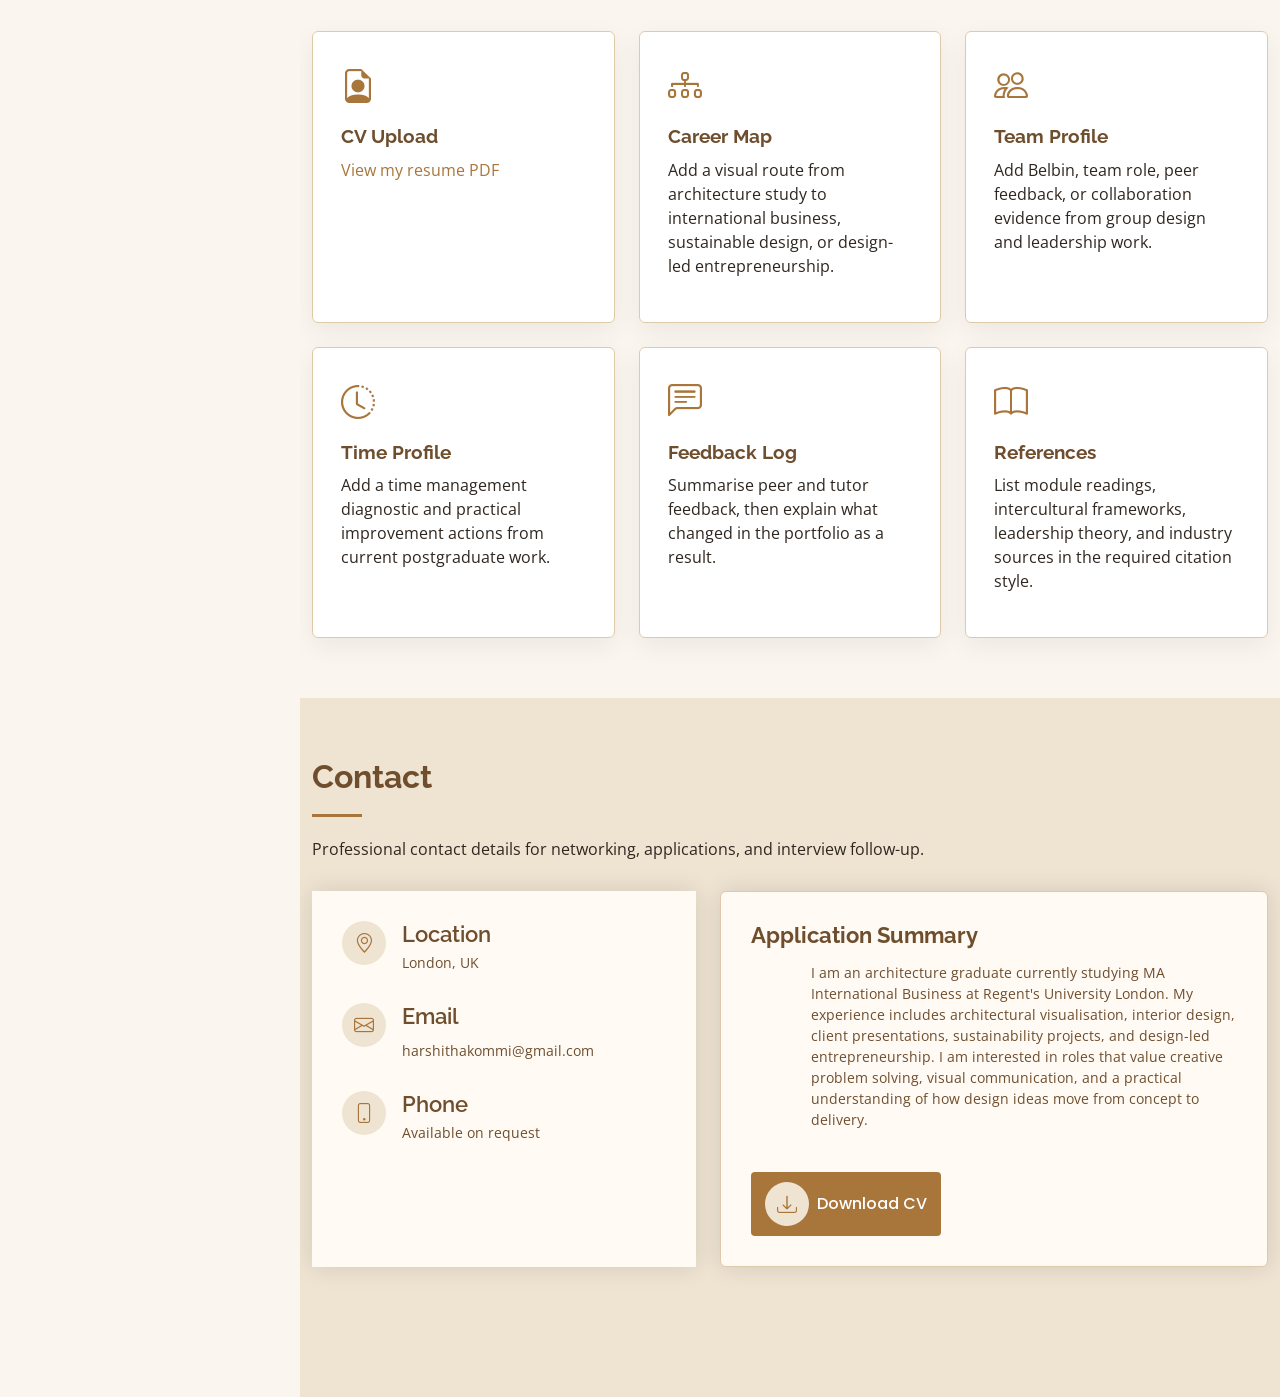
<file: Harshikommi/index.html>
<!DOCTYPE html>
<html lang="en">

<head>
  <meta charset="utf-8">
  <meta content="width=device-width, initial-scale=1.0" name="viewport">

  <title>Harshitha Kommi | E-Resume</title>
  <meta content="Harshitha Kommi e-resume and professional development portfolio" name="description">
  <meta content="Harshitha Kommi, architecture, interior design, international business, e-resume" name="keywords">

  <link href="assets/img/favicon.png" rel="icon">
  <link href="assets/img/apple-touch-icon.png" rel="apple-touch-icon">
  <link href="https://fonts.googleapis.com/css?family=Open+Sans:300,300i,400,400i,600,600i,700,700i|Raleway:400,500,600,700|Poppins:400,500,600,700" rel="stylesheet">

  <link href="assets/vendor/aos/aos.css" rel="stylesheet">
  <link href="assets/vendor/bootstrap/css/bootstrap.min.css" rel="stylesheet">
  <link href="assets/vendor/bootstrap-icons/bootstrap-icons.css" rel="stylesheet">
  <link href="assets/vendor/boxicons/css/boxicons.min.css" rel="stylesheet">
  <link href="assets/vendor/glightbox/css/glightbox.min.css" rel="stylesheet">
  <link href="assets/vendor/swiper/swiper-bundle.min.css" rel="stylesheet">
  <link href="assets/css/style.css" rel="stylesheet">
</head>

<body>
  <i class="bi bi-list mobile-nav-toggle d-xl-none"></i>

  <header id="header">
    <div class="d-flex flex-column">
      <div class="profile">
        <img src="assets/img/profile-img.jpg" alt="Profile portrait" class="img-fluid rounded-circle">
        <h1 class="text-light"><a href="index.html">Harshitha Kommi</a></h1>
        <p class="sidebar-role">Architecture, Design &amp; International Business</p>
        <div class="social-links mt-3 text-center">
          <a href="https://www.linkedin.com/in/harshitha-kommi-070a8822b/" aria-label="LinkedIn"><i class="bx bxl-linkedin"></i></a>
          <a href="#evidence" aria-label="Portfolio evidence"><i class="bx bx-globe"></i></a>
          <a href="mailto:harshithakommi@gmail.com" aria-label="Email"><i class="bx bx-envelope"></i></a>
        </div>
      </div>

      <nav id="navbar" class="nav-menu navbar">
        <ul>
          <li><a href="#hero" class="nav-link scrollto active"><i class="bx bx-home"></i> <span>Home</span></a></li>
          <li><a href="#profile" class="nav-link scrollto"><i class="bx bx-user"></i> <span>Profile</span></a></li>
          <li><a href="#resume" class="nav-link scrollto"><i class="bx bx-file-blank"></i> <span>Resume</span></a></li>
          <li><a href="#development" class="nav-link scrollto"><i class="bx bx-line-chart"></i> <span>Development</span></a></li>
          <li><a href="#reflections" class="nav-link scrollto"><i class="bx bx-edit"></i> <span>Reflections</span></a></li>
          <li><a href="#architecture-gallery" class="nav-link scrollto"><i class="bx bx-buildings"></i> <span>Architecture</span></a></li>
          <li><a href="#volunteering" class="nav-link scrollto"><i class="bx bx-heart"></i> <span>Volunteering</span></a></li>
          <li><a href="#evidence" class="nav-link scrollto"><i class="bx bx-folder-open"></i> <span>Evidence</span></a></li>
          <li><a href="#contact" class="nav-link scrollto"><i class="bx bx-envelope"></i> <span>Contact</span></a></li>
        </ul>
      </nav>
    </div>
  </header>

  <section id="hero" class="d-flex flex-column justify-content-center align-items-center">
    <div class="hero-container" data-aos="fade-in">
      <h1>Harshitha Kommi</h1>
      <p>I'm a <span class="typed" data-typed-items="Architecture Graduate, Interior Design Intern, International Business Student, Sustainable Design Enthusiast"></span></p>
      <div class="hero-actions">
        <a href="#resume" class="btn-primary-action scrollto"><i class="bi bi-file-earmark-person"></i> View Resume</a>
        <a href="#development" class="btn-secondary-action scrollto"><i class="bi bi-compass"></i> Development Plan</a>
      </div>
    </div>
  </section>

  <main id="main">
    <section id="profile" class="about">
      <div class="container">
        <div class="section-title">
          <h2>Professional Profile</h2>
          <p>Architecture graduate and MA International Business student with experience across residential interiors, architectural visualisation, sustainable design projects, and community-focused design work.</p>
        </div>

        <div class="row">
          <div class="col-lg-4" data-aos="fade-right">
            <img src="assets/img/profile-img.jpg" class="img-fluid profile-main-img" alt="Profile photo">
          </div>
          <div class="col-lg-8 pt-4 pt-lg-0 content" data-aos="fade-left">
            <h3>Architecture, Interior Design &amp; Business Development</h3>
            <p class="fst-italic">A design-led profile shaped by architecture, client communication, sustainability, and international business study.</p>
            <div class="row">
              <div class="col-lg-6">
                <ul>
                  <li><i class="bi bi-chevron-right"></i> <strong>Location:</strong> <span>London, UK</span></li>
                  <li><i class="bi bi-chevron-right"></i> <strong>Industry:</strong> <span>Architecture, interiors, sustainable design</span></li>
                  <li><i class="bi bi-chevron-right"></i> <strong>LinkedIn:</strong> <span><a href="https://www.linkedin.com/in/harshitha-kommi-070a8822b/" target="_blank" rel="noopener noreferrer">linkedin.com/in/harshitha-kommi-070a8822b</a></span></li>
                  <li><i class="bi bi-chevron-right"></i> <strong>Portfolio:</strong> <span>Available on request</span></li>
                </ul>
              </div>
              <div class="col-lg-6">
                <ul>
                  <li><i class="bi bi-chevron-right"></i> <strong>Email:</strong> <span>harshithakommi@gmail.com</span></li>
                  <li><i class="bi bi-chevron-right"></i> <strong>Phone:</strong> <span>Available on request</span></li>
                  <li><i class="bi bi-chevron-right"></i> <strong>Degree:</strong> <span>MA International Business</span></li>
                  <li><i class="bi bi-chevron-right"></i> <strong>Status:</strong> <span>Open to opportunities</span></li>
                </ul>
              </div>
            </div>
            <p>I bring together design thinking and commercial awareness. My resume shows hands-on experience with client presentations, 3D visualisation, fabrication drawings, luxury residential interiors, and a startup project focused on movable vertical farming for high-rise apartments.</p>
          </div>
        </div>
      </div>
    </section>

    <section id="highlights" class="facts section-bg">
      <div class="container">
        <div class="section-title">
          <h2>Portfolio Snapshot</h2>
          <p>Resume highlights that can support the final e-portfolio presentation.</p>
        </div>

        <div class="row no-gutters">
          <div class="col-lg-3 col-md-6 d-md-flex align-items-md-stretch" data-aos="fade-up">
            <div class="count-box">
              <i class="bi bi-journal-text"></i>
              <span data-purecounter-start="0" data-purecounter-end="5" data-purecounter-duration="1" class="purecounter"></span>
              <p><strong>Design Tools</strong> Blender, SketchUp, AutoCAD, Photoshop, Enscape</p>
            </div>
          </div>
          <div class="col-lg-3 col-md-6 d-md-flex align-items-md-stretch" data-aos="fade-up" data-aos-delay="100">
            <div class="count-box">
              <i class="bi bi-calendar-check"></i>
              <span data-purecounter-start="0" data-purecounter-end="4" data-purecounter-duration="1" class="purecounter"></span>
              <p><strong>Design Roles</strong> internships across architecture and interiors</p>
            </div>
          </div>
          <div class="col-lg-3 col-md-6 d-md-flex align-items-md-stretch" data-aos="fade-up" data-aos-delay="200">
            <div class="count-box">
              <i class="bi bi-collection-play"></i>
              <span data-purecounter-start="0" data-purecounter-end="1" data-purecounter-duration="1" class="purecounter"></span>
              <p><strong>Startup</strong> movable vertical farming concept</p>
            </div>
          </div>
          <div class="col-lg-3 col-md-6 d-md-flex align-items-md-stretch" data-aos="fade-up" data-aos-delay="300">
            <div class="count-box">
              <i class="bi bi-award"></i>
              <span data-purecounter-start="0" data-purecounter-end="2" data-purecounter-duration="1" class="purecounter"></span>
              <p><strong>Disciplines</strong> architecture and international business</p>
            </div>
          </div>
        </div>
      </div>
    </section>

    <section id="skills" class="skills">
      <div class="container">
        <div class="section-title">
          <h2>Core Skills</h2>
          <p>Technical and professional strengths drawn from my resume.</p>
        </div>

        <div class="row skills-content">
          <div class="col-lg-6" data-aos="fade-up">
            <div class="progress">
              <span class="skill">SketchUp &amp; 3D Visualisation <i class="val">90%</i></span>
              <div class="progress-bar-wrap"><div class="progress-bar" role="progressbar" aria-valuenow="85" aria-valuemin="0" aria-valuemax="100"></div></div>
            </div>
            <div class="progress">
              <span class="skill">AutoCAD &amp; Fabrication Drawings <i class="val">80%</i></span>
              <div class="progress-bar-wrap"><div class="progress-bar" role="progressbar" aria-valuenow="80" aria-valuemin="0" aria-valuemax="100"></div></div>
            </div>
            <div class="progress">
              <span class="skill">Client Presentations <i class="val">85%</i></span>
              <div class="progress-bar-wrap"><div class="progress-bar" role="progressbar" aria-valuenow="75" aria-valuemin="0" aria-valuemax="100"></div></div>
            </div>
          </div>

          <div class="col-lg-6" data-aos="fade-up" data-aos-delay="100">
            <div class="progress">
              <span class="skill">Sustainable Design <i class="val">85%</i></span>
              <div class="progress-bar-wrap"><div class="progress-bar" role="progressbar" aria-valuenow="80" aria-valuemin="0" aria-valuemax="100"></div></div>
            </div>
            <div class="progress">
              <span class="skill">Interior Design Concepts <i class="val">80%</i></span>
              <div class="progress-bar-wrap"><div class="progress-bar" role="progressbar" aria-valuenow="70" aria-valuemin="0" aria-valuemax="100"></div></div>
            </div>
            <div class="progress">
              <span class="skill">Adobe Photoshop, Procreate &amp; Shapr3D <i class="val">75%</i></span>
              <div class="progress-bar-wrap"><div class="progress-bar" role="progressbar" aria-valuenow="85" aria-valuemin="0" aria-valuemax="100"></div></div>
            </div>
          </div>
        </div>
      </div>
    </section>

    <section id="resume" class="resume section-bg">
      <div class="container">
        <div class="section-title">
          <h2>Resume</h2>
          <p>A concise CV-style section based on my uploaded resume.</p>
        </div>

        <div class="row">
          <div class="col-lg-6" data-aos="fade-up">
            <h3 class="resume-title">Education</h3>
            <div class="resume-item">
              <h4>MA International Business</h4>
              <h5>Jan - Present</h5>
              <p><em>Regent's University London, UK</em></p>
              <p>Current postgraduate study adding business strategy and international market awareness to an architecture and design background.</p>
            </div>
            <div class="resume-item">
              <h4>BA Architecture</h4>
              <h5>Sept - June</h5>
              <p><em>University of Liverpool, Liverpool, UK</em></p>
              <p>Architecture degree with studio work, design exhibitions, winter school participation, and sustainable building design interests.</p>
            </div>
            <div class="resume-item">
              <h4>Architecture &amp; Sustainability Courses</h4>
              <h5>Academic Projects</h5>
              <p><em>Harvard Graduate School of Design, TU Delft, UP Valencia, MIT</em></p>
              <p>Completed short courses and academic projects in architecture imagination, zero energy design, sustainability in architecture, and sustainable building design.</p>
            </div>

            <h3 class="resume-title">Selected Achievements</h3>
            <div class="resume-item">
              <h4>Academic, Leadership &amp; Design Recognition</h4>
              <h5>Selected highlights</h5>
              <ul>
                <li>Nominated to present studio work at the University of Liverpool School of the Arts End of the Year Show.</li>
                <li>Elected BA student representative and served as president of the University of Liverpool Fashion Society.</li>
                <li>Worked as social media officer for the University of Liverpool Architecture Society.</li>
                <li>Won the Architecture segment at PES University Science Festival.</li>
                <li>Received Outstanding Delegate recognition and verbal mentions in Model United Nations events.</li>
              </ul>
            </div>
          </div>

          <div class="col-lg-6" data-aos="fade-up" data-aos-delay="100">
            <h3 class="resume-title">Experience</h3>
            <div class="resume-item">
              <h4>Intern</h4>
              <h5>Aug - Present</h5>
              <p><em>KK Infra, Tiruvannamalai, India</em></p>
              <ul>
                <li>Developed a yoga retreat concept aimed at the wellness tourism market.</li>
                <li>Supported the design and construction development of Anand Nilaya through fabrication plans and drawings.</li>
              </ul>
            </div>
            <div class="resume-item">
              <h4>Architecture Intern</h4>
              <h5>Apr - Oct</h5>
              <p><em>Span Associates, Bangalore, India</em></p>
              <ul>
                <li>Prepared client-facing presentations that translated design direction into clear mood boards.</li>
                <li>Supported 3D visualisation work in SketchUp to explain complex architectural ideas more clearly.</li>
                <li>Built practical AutoCAD experience while learning more about construction processes.</li>
              </ul>
            </div>
            <div class="resume-item">
              <h4>Interior Design Intern</h4>
              <h5>Aug - Sept</h5>
              <p><em>Aura, Bangalore, India</em></p>
              <ul>
                <li>Contributed to luxury residential interiors through personalised design concepts and presentation work.</li>
              </ul>
            </div>
            <div class="resume-item">
              <h4>Startup Founder</h4>
              <h5>May - July</h5>
              <p><em>Urban Vertical Solutions, Bangalore, India</em></p>
              <ul>
                <li>Founded a project based on a movable vertical farming system for high-rise apartment residents.</li>
                <li>Positioned the concept as a sustainable, scalable solution for real estate developers.</li>
              </ul>
            </div>

            <h3 class="resume-title">Volunteer Experience</h3>
            <div class="resume-item">
              <h4>Community Design, Sustainability &amp; Education</h4>
              <h5>Selected work</h5>
              <p>Helped with architecture and graphic design work for community projects in Cambourne, supported a sustainable clothes swap at university, worked on a Wales timber shelter project as team manager, and volunteered with initiatives supporting visually challenged children through art, culture, accessible books, and upcycled art activities.</p>
            </div>
          </div>
        </div>
      </div>
    </section>

    <section id="development" class="development">
      <div class="container">
        <div class="section-title">
          <h2>Professional Development Plan</h2>
          <p>I use this section to connect my future goals with architecture, interiors, sustainable development, business strategy, and professional networks.</p>
        </div>

        <div class="row gy-4">
          <div class="col-lg-4" data-aos="fade-up">
            <div class="plan-box">
              <span>1 Year</span>
              <h3>Foundation</h3>
              <p>My first goal is to define the role I want to move into, identify target employers or studios, complete stronger portfolio work, and keep improving my business and design skills.</p>
            </div>
          </div>
          <div class="col-lg-4" data-aos="fade-up" data-aos-delay="100">
            <div class="plan-box">
              <span>3 Years</span>
              <h3>Progression</h3>
              <p>I want to progress from design support into stronger project ownership, better client communication, and more active networking across the design and business sectors.</p>
            </div>
          </div>
          <div class="col-lg-4" data-aos="fade-up" data-aos-delay="200">
            <div class="plan-box">
              <span>5 Years</span>
              <h3>Positioning</h3>
              <p>My longer-term aim is to position myself across architecture, sustainable design, real estate, or design-led entrepreneurship, where I can connect creative ideas with practical value.</p>
            </div>
          </div>
        </div>

        <div class="reflection-panel" data-aos="fade-up">
          <h3>Reflection &amp; Critical Thinking</h3>
          <div class="row">
            <div class="col-md-6">
              <h4>Structured Reflection</h4>
              <p>I can use DIEP, Gibbs, Kolb, or another approved model to reflect on my own experiences. Strong evidence can come from my internships, student representative role, sustainability work, volunteer projects, and startup pitch.</p>
            </div>
            <div class="col-md-6">
              <h4>Theory Connection</h4>
              <p>I can connect my own examples to leadership and intercultural frameworks such as relational leadership, authentic leadership, Hofstede, DMIS, CQ, and the module readings.</p>
            </div>
          </div>
        </div>
      </div>
    </section>

    <section id="reflections" class="reflections section-bg">
      <div class="container">
        <div class="section-title">
          <h2>Professional Reflections</h2>
          <p>A personal reflection on how my studies, design experience, and career goals are shaping my professional identity.</p>
        </div>

        <div class="row gy-4">
          <div class="col-md-6" data-aos="fade-up">
            <div class="reflection-card">
              <h3>What Professionalism Means to Me</h3>
              <p>Professionalism means showing reliability, ethical judgement, respectful communication, and accountability in academic and workplace settings. For me, this connects strongly to architecture and design because professional work must balance creativity with client expectations, deadlines, safety, sustainability, and clear presentation of ideas.</p>
            </div>
          </div>
          <div class="col-md-6" data-aos="fade-up" data-aos-delay="100">
            <div class="reflection-card">
              <h3>My Professional Identity</h3>
              <p>I do not see myself through only one label. My identity is shaped by architecture, interior design, international business, sustainability, collaboration, and visual communication. I want my portfolio to show that I am not only an architecture graduate, but also an emerging professional who can connect creative thinking with practical and commercial awareness.</p>
            </div>
          </div>
          <div class="col-md-6" data-aos="fade-up">
            <div class="reflection-card">
              <h3>Leadership, Vision &amp; Global Awareness</h3>
              <p>The leadership activities show the importance of communicating a vision that others can understand and believe in. My professional vision is to use design thinking, visual communication, and business awareness to create practical, sustainable spaces and concepts that can work across cultural and international contexts.</p>
            </div>
          </div>
          <div class="col-md-6" data-aos="fade-up" data-aos-delay="100">
            <div class="reflection-card">
              <h3>Learning Through Feedback</h3>
              <p>Using reflective models such as DIEP, professional thinking can be developed by describing an experience, interpreting what it means, evaluating strengths and gaps, and planning action. Peer feedback helps me test whether my message is clear, relevant, and credible to others.</p>
            </div>
          </div>
          <div class="col-md-6" data-aos="fade-up">
            <div class="reflection-card">
              <h3>Career Direction &amp; Employability</h3>
              <p>The career anchor activities connect employability with personal values and long-term career direction. My profile suggests anchors around creativity, service, independence, international exposure, and meaningful work. These can guide my choices in architecture, interiors, sustainable development, real estate, or design-led entrepreneurship.</p>
            </div>
          </div>
          <div class="col-md-6" data-aos="fade-up" data-aos-delay="100">
            <div class="reflection-card">
              <h3>Self-Awareness &amp; Next Steps</h3>
              <p>My development is also about understanding my limitations, goals, and confidence. Coaching tools, reflective practice, and my elevator pitch help me think more clearly about who I am, what value I offer, and how I want to present myself in future professional opportunities.</p>
            </div>
          </div>
        </div>
      </div>
    </section>

    <section id="architecture-gallery" class="architecture-gallery">
      <div class="container">
        <div class="section-title">
          <h2>Architecture Work</h2>
          <p>Selected visual work connected to architecture, spatial design, and creative presentation.</p>
        </div>

        <div id="architectureCarousel" class="carousel slide image-carousel" data-bs-ride="carousel" data-bs-interval="4500">
          <div class="carousel-indicators">
            <button type="button" data-bs-target="#architectureCarousel" data-bs-slide-to="0" class="active" aria-current="true" aria-label="Architecture slide 1"></button>
            <button type="button" data-bs-target="#architectureCarousel" data-bs-slide-to="1" aria-label="Architecture slide 2"></button>
          </div>
          <div class="carousel-inner">
            <div class="carousel-item active">
              <a href="assets/img/Slides/Architectures/803335FE-F870-4DBC-929B-27DE70D760BA.png" class="portfolio-lightbox carousel-image-link" data-gallery="architectureGallery">
                <img src="assets/img/Slides/Architectures/803335FE-F870-4DBC-929B-27DE70D760BA.png" class="d-block w-100" alt="Architecture portfolio visual">
              </a>
              <div class="carousel-caption">
                <h3>Architecture Portfolio Visual</h3>
              </div>
            </div>
            <div class="carousel-item">
              <a href="assets/img/Slides/Architectures/915DA903-850C-42B8-9115-C43EB2A32FE3.png" class="portfolio-lightbox carousel-image-link" data-gallery="architectureGallery">
                <img src="assets/img/Slides/Architectures/915DA903-850C-42B8-9115-C43EB2A32FE3.png" class="d-block w-100" alt="Architectural design presentation">
              </a>
              <div class="carousel-caption">
                <h3>Design Presentation</h3>
              </div>
            </div>
          </div>
          <button class="carousel-control-prev" type="button" data-bs-target="#architectureCarousel" data-bs-slide="prev" aria-label="Previous architecture slide">
            <span class="carousel-control-prev-icon" aria-hidden="true"></span>
          </button>
          <button class="carousel-control-next" type="button" data-bs-target="#architectureCarousel" data-bs-slide="next" aria-label="Next architecture slide">
            <span class="carousel-control-next-icon" aria-hidden="true"></span>
          </button>
        </div>
      </div>
    </section>

    <section id="volunteering" class="volunteering section-bg">
      <div class="container">
        <div class="section-title">
          <h2>Volunteering Work</h2>
          <p>Community-focused work that reflects my values around service, inclusion, creativity, and social impact.</p>
        </div>

        <div id="volunteerCarousel" class="carousel slide image-carousel" data-bs-ride="carousel" data-bs-interval="4500">
          <div class="carousel-indicators">
            <button type="button" data-bs-target="#volunteerCarousel" data-bs-slide-to="0" class="active" aria-current="true" aria-label="Volunteering slide 1"></button>
            <button type="button" data-bs-target="#volunteerCarousel" data-bs-slide-to="1" aria-label="Volunteering slide 2"></button>
            <button type="button" data-bs-target="#volunteerCarousel" data-bs-slide-to="2" aria-label="Volunteering slide 3"></button>
          </div>
          <div class="carousel-inner">
            <div class="carousel-item active">
              <a href="assets/img/Slides/Volunteer/A2F2CCDD-0B74-42D2-9AFB-0097DBA34D26.jpg" class="portfolio-lightbox carousel-image-link" data-gallery="volunteerGallery">
                <img src="assets/img/Slides/Volunteer/A2F2CCDD-0B74-42D2-9AFB-0097DBA34D26.jpg" class="d-block w-100" alt="Volunteering work with community activities">
              </a>
              <div class="carousel-caption">
                <h3>Community Service &amp; Creative Support</h3>
              </div>
            </div>
            <div class="carousel-item">
              <a href="assets/img/Slides/Volunteer/58A6092B-E33A-48DB-89BA-EE0034AC9C5F.jpeg" class="portfolio-lightbox carousel-image-link" data-gallery="volunteerGallery">
                <img src="assets/img/Slides/Volunteer/58A6092B-E33A-48DB-89BA-EE0034AC9C5F.jpeg" class="d-block w-100" alt="Volunteering activity and community engagement">
              </a>
              <div class="carousel-caption">
                <h3>Hands-on Participation</h3>
              </div>
            </div>
            <div class="carousel-item">
              <a href="assets/img/Slides/Volunteer/FC7D5046-1743-466C-BC3C-DCA498638200.jpeg" class="portfolio-lightbox carousel-image-link" data-gallery="volunteerGallery">
                <img src="assets/img/Slides/Volunteer/FC7D5046-1743-466C-BC3C-DCA498638200.jpeg" class="d-block w-100" alt="Volunteering project documentation">
              </a>
              <div class="carousel-caption">
                <h3>Teamwork &amp; Social Impact</h3>
              </div>
            </div>
          </div>
          <button class="carousel-control-prev" type="button" data-bs-target="#volunteerCarousel" data-bs-slide="prev" aria-label="Previous volunteering slide">
            <span class="carousel-control-prev-icon" aria-hidden="true"></span>
          </button>
          <button class="carousel-control-next" type="button" data-bs-target="#volunteerCarousel" data-bs-slide="next" aria-label="Next volunteering slide">
            <span class="carousel-control-next-icon" aria-hidden="true"></span>
          </button>
        </div>
      </div>
    </section>

    <section id="evidence" class="evidence">
      <div class="container">
        <div class="section-title">
          <h2>Evidence Portfolio</h2>
          <p>Artifacts that support the final visual audio essay and demonstrate development from early planning to final articulation.</p>
        </div>

        <div class="row gy-4">
          <div class="col-md-6 col-lg-4" data-aos="fade-up">
            <div class="evidence-card">
              <i class="bi bi-file-earmark-person"></i>
              <h3>CV Upload</h3>
              <p><a href="assets/docs/Harshitha-Kommi-Resume.pdf" target="_blank" rel="noopener">View my resume PDF</a></p>
            </div>
          </div>
          <div class="col-md-6 col-lg-4" data-aos="fade-up" data-aos-delay="100">
            <div class="evidence-card">
              <i class="bi bi-diagram-3"></i>
              <h3>Career Map</h3>
              <p>Add a visual route from architecture study to international business, sustainable design, or design-led entrepreneurship.</p>
            </div>
          </div>
          <div class="col-md-6 col-lg-4" data-aos="fade-up" data-aos-delay="200">
            <div class="evidence-card">
              <i class="bi bi-people"></i>
              <h3>Team Profile</h3>
              <p>Add Belbin, team role, peer feedback, or collaboration evidence from group design and leadership work.</p>
            </div>
          </div>
          <div class="col-md-6 col-lg-4" data-aos="fade-up">
            <div class="evidence-card">
              <i class="bi bi-clock-history"></i>
              <h3>Time Profile</h3>
              <p>Add a time management diagnostic and practical improvement actions from current postgraduate work.</p>
            </div>
          </div>
          <div class="col-md-6 col-lg-4" data-aos="fade-up" data-aos-delay="100">
            <div class="evidence-card">
              <i class="bi bi-chat-left-text"></i>
              <h3>Feedback Log</h3>
              <p>Summarise peer and tutor feedback, then explain what changed in the portfolio as a result.</p>
            </div>
          </div>
          <div class="col-md-6 col-lg-4" data-aos="fade-up" data-aos-delay="200">
            <div class="evidence-card">
              <i class="bi bi-book"></i>
              <h3>References</h3>
              <p>List module readings, intercultural frameworks, leadership theory, and industry sources in the required citation style.</p>
            </div>
          </div>
        </div>
      </div>
    </section>

    <section id="contact" class="contact section-bg">
      <div class="container">
        <div class="section-title">
          <h2>Contact</h2>
          <p>Professional contact details for networking, applications, and interview follow-up.</p>
        </div>

        <div class="row" data-aos="fade-in">
          <div class="col-lg-5 d-flex align-items-stretch">
            <div class="info">
              <div class="address">
                <i class="bi bi-geo-alt"></i>
                <h4>Location</h4>
                <p>London, UK</p>
              </div>
              <div class="email">
                <i class="bi bi-envelope"></i>
                <h4>Email</h4>
                <p>harshithakommi@gmail.com</p>
              </div>
              <div class="phone">
                <i class="bi bi-phone"></i>
                <h4>Phone</h4>
                <p>Available on request</p>
              </div>
            </div>
          </div>

          <div class="col-lg-7 mt-5 mt-lg-0 d-flex align-items-stretch">
            <div class="info contact-summary">
              <h3>Application Summary</h3>
              <p>I am an architecture graduate currently studying MA International Business at Regent's University London. My experience includes architectural visualisation, interior design, client presentations, sustainability projects, and design-led entrepreneurship. I am interested in roles that value creative problem solving, visual communication, and a practical understanding of how design ideas move from concept to delivery.</p>
              <a class="download-link" href="assets/docs/Harshitha-Kommi-Resume.pdf" target="_blank" rel="noopener"><i class="bi bi-download"></i> Download CV</a>
            </div>
          </div>
        </div>
      </div>
    </section>
  </main>

  <footer id="footer">
    <div class="container">
      <div class="copyright">&copy; <strong><span>Harshitha Kommi</span></strong></div>
      <div class="credits">Professional Development E-Portfolio</div>
    </div>
  </footer>

  <a href="#" class="back-to-top d-flex align-items-center justify-content-center"><i class="bi bi-arrow-up-short"></i></a>

  <script src="assets/vendor/purecounter/purecounter.js"></script>
  <script src="assets/vendor/aos/aos.js"></script>
  <script src="assets/vendor/bootstrap/js/bootstrap.bundle.min.js"></script>
  <script src="assets/vendor/glightbox/js/glightbox.min.js"></script>
  <script src="assets/vendor/isotope-layout/isotope.pkgd.min.js"></script>
  <script src="assets/vendor/swiper/swiper-bundle.min.js"></script>
  <script src="assets/vendor/typed.js/typed.min.js"></script>
  <script src="assets/vendor/waypoints/noframework.waypoints.js"></script>
  <script src="assets/vendor/php-email-form/validate.js"></script>
  <script src="assets/js/main.js"></script>
</body>

</html>
</file>
<file: ChristianAdu/assets/css/style.css>
/**
* Template Name: iPortfolio - v3.7.0
* Template URL: https://bootstrapmade.com/iportfolio-bootstrap-portfolio-websites-template/
* Author: BootstrapMade.com
* License: https://bootstrapmade.com/license/
*/

/*--------------------------------------------------------------
# General
--------------------------------------------------------------*/
body {
  font-family: "Open Sans", sans-serif;
  color: #272829;
}

a {
  color: #149ddd;
  text-decoration: none;
}

a:hover {
  color: #37b3ed;
  text-decoration: none;
}

h1, h2, h3, h4, h5, h6 {
  font-family: "Raleway", sans-serif;
}

/*--------------------------------------------------------------
# Back to top button
--------------------------------------------------------------*/
.back-to-top {
  position: fixed;
  visibility: hidden;
  opacity: 0;
  right: 15px;
  bottom: 15px;
  z-index: 996;
  background: #149ddd;
  width: 40px;
  height: 40px;
  border-radius: 50px;
  transition: all 0.4s;
}
.back-to-top i {
  font-size: 28px;
  color: #fff;
  line-height: 0;
}
.back-to-top:hover {
  background: #2eafec;
  color: #fff;
}
.back-to-top.active {
  visibility: visible;
  opacity: 1;
}

/*--------------------------------------------------------------
# Header
--------------------------------------------------------------*/
#header {
  position: fixed;
  top: 0;
  left: 0;
  bottom: 0;
  width: 300px;
  transition: all ease-in-out 0.5s;
  z-index: 9997;
  transition: all 0.5s;
  padding: 0 15px;
  background: #040b14;
  overflow-y: auto;
}
#header .profile img {
  margin: 15px auto;
  display: block;
  width: 120px;
  border: 8px solid #2c2f3f;
}
#header .profile h1 {
  font-size: 24px;
  margin: 0;
  padding: 0;
  font-weight: 600;
  -moz-text-align-last: center;
  text-align-last: center;
  font-family: "Poppins", sans-serif;
}
#header .profile h1 a, #header .profile h1 a:hover {
  color: #fff;
  text-decoration: none;
}
#header .profile .social-links a {
  font-size: 18px;
  display: inline-block;
  background: #212431;
  color: #fff;
  line-height: 1;
  padding: 8px 0;
  margin-right: 4px;
  border-radius: 50%;
  text-align: center;
  width: 36px;
  height: 36px;
  transition: 0.3s;
}
#header .profile .social-links a:hover {
  background: #149ddd;
  color: #fff;
  text-decoration: none;
}

#main {
  margin-left: 300px;
}

@media (max-width: 1199px) {
  #header {
    left: -300px;
  }

  #main {
    margin-left: 0;
  }
}
/*--------------------------------------------------------------
# Navigation Menu
--------------------------------------------------------------*/
/* Desktop Navigation */
.nav-menu {
  padding: 30px 0 0 0;
}
.nav-menu * {
  margin: 0;
  padding: 0;
  list-style: none;
}
.nav-menu > ul > li {
  position: relative;
  white-space: nowrap;
}
.nav-menu a, .nav-menu a:focus {
  display: flex;
  align-items: center;
  color: #a8a9b4;
  padding: 12px 15px;
  margin-bottom: 8px;
  transition: 0.3s;
  font-size: 15px;
}
.nav-menu a i, .nav-menu a:focus i {
  font-size: 24px;
  padding-right: 8px;
  color: #6f7180;
}
.nav-menu a:hover, .nav-menu .active, .nav-menu .active:focus, .nav-menu li:hover > a {
  text-decoration: none;
  color: #fff;
}
.nav-menu a:hover i, .nav-menu .active i, .nav-menu .active:focus i, .nav-menu li:hover > a i {
  color: #149ddd;
}

/* Mobile Navigation */
.mobile-nav-toggle {
  position: fixed;
  right: 15px;
  top: 15px;
  z-index: 9998;
  border: 0;
  font-size: 24px;
  transition: all 0.4s;
  outline: none !important;
  background-color: #149ddd;
  color: #fff;
  width: 40px;
  height: 40px;
  display: inline-flex;
  align-items: center;
  justify-content: center;
  line-height: 0;
  border-radius: 50px;
  cursor: pointer;
}

.mobile-nav-active {
  overflow: hidden;
}
.mobile-nav-active #header {
  left: 0;
}

/*--------------------------------------------------------------
# Hero Section
--------------------------------------------------------------*/
#hero {
  width: 100%;
  height: 100vh;
  background: url("../img/hero-bg.jpg") top center;
  background-size: cover;
}
#hero:before {
  content: "";
  background: rgba(5, 13, 24, 0.3);
  position: absolute;
  bottom: 0;
  top: 0;
  left: 0;
  right: 0;
  z-index: 1;
}
#hero .hero-container {
  position: relative;
  z-index: 2;
  min-width: 300px;
}
#hero h1 {
  margin: 0 0 10px 0;
  font-size: 64px;
  font-weight: 700;
  line-height: 56px;
  color: #fff;
}
#hero p {
  color: #fff;
  margin-bottom: 50px;
  font-size: 26px;
  font-family: "Poppins", sans-serif;
}
#hero p span {
  color: #fff;
  padding-bottom: 4px;
  letter-spacing: 1px;
  border-bottom: 3px solid #149ddd;
}
@media (min-width: 1024px) {
  #hero {
    background-attachment: fixed;
  }
}
@media (max-width: 768px) {
  #hero h1 {
    font-size: 28px;
    line-height: 36px;
  }
  #hero h2 {
    font-size: 18px;
    line-height: 24px;
    margin-bottom: 30px;
  }
}

/*--------------------------------------------------------------
# Sections General
--------------------------------------------------------------*/
section {
  padding: 60px 0;
  overflow: hidden;
}

.section-bg {
  background: #f5f8fd;
}

.section-title {
  padding-bottom: 30px;
}
.section-title h2 {
  font-size: 32px;
  font-weight: bold;
  margin-bottom: 20px;
  padding-bottom: 20px;
  position: relative;
  color: #173b6c;
}
.section-title h2::after {
  content: "";
  position: absolute;
  display: block;
  width: 50px;
  height: 3px;
  background: #149ddd;
  bottom: 0;
  left: 0;
}
.section-title p {
  margin-bottom: 0;
}

/*--------------------------------------------------------------
# About
--------------------------------------------------------------*/
.about .content h3 {
  font-weight: 700;
  font-size: 26px;
  color: #173b6c;
}
.about .content ul {
  list-style: none;
  padding: 0;
}
.about .content ul li {
  margin-bottom: 20px;
  display: flex;
  align-items: center;
}
.about .content ul strong {
  margin-right: 10px;
}
.about .content ul i {
  font-size: 16px;
  margin-right: 5px;
  color: #149ddd;
  line-height: 0;
}
.about .content p:last-child {
  margin-bottom: 0;
}

/*--------------------------------------------------------------
# Facts
--------------------------------------------------------------*/
.facts {
  padding-bottom: 30px;
}
.facts .count-box {
  padding: 30px;
  width: 100%;
}
.facts .count-box i {
  display: block;
  font-size: 44px;
  color: #149ddd;
  float: left;
  line-height: 0;
}
.facts .count-box span {
  font-size: 48px;
  line-height: 40px;
  display: block;
  font-weight: 700;
  color: #050d18;
  margin-left: 60px;
}
.facts .count-box p {
  padding: 15px 0 0 0;
  margin: 0 0 0 60px;
  font-family: "Raleway", sans-serif;
  font-size: 14px;
  color: #122f57;
}
.facts .count-box a {
  font-weight: 600;
  display: block;
  margin-top: 20px;
  color: #122f57;
  font-size: 15px;
  font-family: "Poppins", sans-serif;
  transition: ease-in-out 0.3s;
}
.facts .count-box a:hover {
  color: #1f5297;
}

/*--------------------------------------------------------------
# Akills
--------------------------------------------------------------*/
.skills .progress {
  height: 60px;
  display: block;
  background: none;
  border-radius: 0;
}
.skills .progress .skill {
  padding: 0;
  margin: 0 0 6px 0;
  text-transform: uppercase;
  display: block;
  font-weight: 600;
  font-family: "Poppins", sans-serif;
  color: #050d18;
}
.skills .progress .skill .val {
  float: right;
  font-style: normal;
}
.skills .progress-bar-wrap {
  background: #dce8f8;
  height: 10px;
}
.skills .progress-bar {
  width: 1px;
  height: 10px;
  transition: 0.9s;
  background-color: #149ddd;
}

/*--------------------------------------------------------------
# Resume
--------------------------------------------------------------*/
.resume .resume-title {
  font-size: 26px;
  font-weight: 700;
  margin-top: 20px;
  margin-bottom: 20px;
  color: #050d18;
}
.resume .resume-item {
  padding: 0 0 20px 20px;
  margin-top: -2px;
  border-left: 2px solid #1f5297;
  position: relative;
}
.resume .resume-item h4 {
  line-height: 18px;
  font-size: 18px;
  font-weight: 600;
  text-transform: uppercase;
  font-family: "Poppins", sans-serif;
  color: #050d18;
  margin-bottom: 10px;
}
.resume .resume-item h5 {
  font-size: 16px;
  background: #e4edf9;
  padding: 5px 15px;
  display: inline-block;
  font-weight: 600;
  margin-bottom: 10px;
}
.resume .resume-item ul {
  padding-left: 20px;
}
.resume .resume-item ul li {
  padding-bottom: 10px;
}
.resume .resume-item:last-child {
  padding-bottom: 0;
}
.resume .resume-item::before {
  content: "";
  position: absolute;
  width: 16px;
  height: 16px;
  border-radius: 50px;
  left: -9px;
  top: 0;
  background: #fff;
  border: 2px solid #1f5297;
}

/*--------------------------------------------------------------
# Portfolio
--------------------------------------------------------------*/
.portfolio .portfolio-item {
  margin-bottom: 30px;
}
.portfolio #portfolio-flters {
  padding: 0;
  margin: 0 auto 35px auto;
  list-style: none;
  text-align: center;
  background: #fff;
  border-radius: 50px;
  padding: 2px 15px;
}
.portfolio #portfolio-flters li {
  cursor: pointer;
  display: inline-block;
  padding: 10px 15px 8px 15px;
  font-size: 14px;
  font-weight: 600;
  line-height: 1;
  text-transform: uppercase;
  color: #272829;
  margin-bottom: 5px;
  transition: all 0.3s ease-in-out;
}
.portfolio #portfolio-flters li:hover, .portfolio #portfolio-flters li.filter-active {
  color: #149ddd;
}
.portfolio #portfolio-flters li:last-child {
  margin-right: 0;
}
.portfolio .portfolio-wrap {
  transition: 0.3s;
  position: relative;
  overflow: hidden;
  z-index: 1;
}
.portfolio .portfolio-wrap::before {
  content: "";
  background: rgba(255, 255, 255, 0.5);
  position: absolute;
  left: 0;
  right: 0;
  top: 0;
  bottom: 0;
  transition: all ease-in-out 0.3s;
  z-index: 2;
  opacity: 0;
}
.portfolio .portfolio-wrap .portfolio-links {
  opacity: 1;
  left: 0;
  right: 0;
  bottom: -60px;
  z-index: 3;
  position: absolute;
  transition: all ease-in-out 0.3s;
  display: flex;
  justify-content: center;
}
.portfolio .portfolio-wrap .portfolio-links a {
  color: #fff;
  font-size: 28px;
  text-align: center;
  background: rgba(20, 157, 221, 0.75);
  transition: 0.3s;
  width: 50%;
}
.portfolio .portfolio-wrap .portfolio-links a:hover {
  background: rgba(20, 157, 221, 0.95);
}
.portfolio .portfolio-wrap .portfolio-links a + a {
  border-left: 1px solid #37b3ed;
}
.portfolio .portfolio-wrap:hover::before {
  top: 0;
  left: 0;
  right: 0;
  bottom: 0;
  opacity: 1;
}
.portfolio .portfolio-wrap:hover .portfolio-links {
  opacity: 1;
  bottom: 0;
}

/*--------------------------------------------------------------
# Portfolio Details
--------------------------------------------------------------*/
.portfolio-details {
  padding-top: 40px;
}
.portfolio-details .portfolio-details-slider img {
  width: 100%;
}
.portfolio-details .portfolio-details-slider .swiper-pagination {
  margin-top: 20px;
  position: relative;
}
.portfolio-details .portfolio-details-slider .swiper-pagination .swiper-pagination-bullet {
  width: 12px;
  height: 12px;
  background-color: #fff;
  opacity: 1;
  border: 1px solid #149ddd;
}
.portfolio-details .portfolio-details-slider .swiper-pagination .swiper-pagination-bullet-active {
  background-color: #149ddd;
}
.portfolio-details .portfolio-info {
  padding: 30px;
  box-shadow: 0px 0 30px rgba(5, 13, 24, 0.08);
}
.portfolio-details .portfolio-info h3 {
  font-size: 22px;
  font-weight: 700;
  margin-bottom: 20px;
  padding-bottom: 20px;
  border-bottom: 1px solid #eee;
}
.portfolio-details .portfolio-info ul {
  list-style: none;
  padding: 0;
  font-size: 15px;
}
.portfolio-details .portfolio-info ul li + li {
  margin-top: 10px;
}
.portfolio-details .portfolio-description {
  padding-top: 30px;
}
.portfolio-details .portfolio-description h2 {
  font-size: 26px;
  font-weight: 700;
  margin-bottom: 20px;
}
.portfolio-details .portfolio-description p {
  padding: 0;
}

/*--------------------------------------------------------------
# Services
--------------------------------------------------------------*/
.services .icon-box {
  margin-bottom: 20px;
}
.services .icon {
  float: left;
  display: flex;
  align-items: center;
  justify-content: center;
  width: 54px;
  height: 54px;
  background: #149ddd;
  border-radius: 50%;
  transition: 0.5s;
  border: 1px solid #149ddd;
}
.services .icon i {
  color: #fff;
  font-size: 24px;
  line-height: 0;
}
.services .icon-box:hover .icon {
  background: #fff;
}
.services .icon-box:hover .icon i {
  color: #149ddd;
}
.services .title {
  margin-left: 80px;
  font-weight: 700;
  margin-bottom: 15px;
  font-size: 18px;
}
.services .title a {
  color: #343a40;
}
.services .title a:hover {
  color: #149ddd;
}
.services .description {
  margin-left: 80px;
  line-height: 24px;
  font-size: 14px;
}

/*--------------------------------------------------------------
# Testimonials
--------------------------------------------------------------*/
.testimonials .testimonials-carousel, .testimonials .testimonials-slider {
  overflow: hidden;
}
.testimonials .testimonial-item {
  box-sizing: content-box;
  text-align: center;
  min-height: 320px;
}
.testimonials .testimonial-item .testimonial-img {
  width: 90px;
  border-radius: 50%;
  margin: 0 auto;
}
.testimonials .testimonial-item h3 {
  font-size: 18px;
  font-weight: bold;
  margin: 10px 0 5px 0;
  color: #111;
}
.testimonials .testimonial-item h4 {
  font-size: 14px;
  color: #999;
  margin: 0;
}
.testimonials .testimonial-item .quote-icon-left, .testimonials .testimonial-item .quote-icon-right {
  color: #c3e8fa;
  font-size: 26px;
}
.testimonials .testimonial-item .quote-icon-left {
  display: inline-block;
  left: -5px;
  position: relative;
}
.testimonials .testimonial-item .quote-icon-right {
  display: inline-block;
  right: -5px;
  position: relative;
  top: 10px;
}
.testimonials .testimonial-item p {
  font-style: italic;
  margin: 0 15px 15px 15px;
  padding: 20px;
  background: #fff;
  position: relative;
  margin-bottom: 35px;
  border-radius: 6px;
  box-shadow: 0px 2px 15px rgba(0, 0, 0, 0.1);
}
.testimonials .testimonial-item p::after {
  content: "";
  width: 0;
  height: 0;
  border-top: 20px solid #fff;
  border-right: 20px solid transparent;
  border-left: 20px solid transparent;
  position: absolute;
  bottom: -20px;
  left: calc(50% - 20px);
}
.testimonials .swiper-pagination {
  margin-top: 20px;
  position: relative;
}
.testimonials .swiper-pagination .swiper-pagination-bullet {
  width: 12px;
  height: 12px;
  background-color: #fff;
  opacity: 1;
  border: 1px solid #149ddd;
}
.testimonials .swiper-pagination .swiper-pagination-bullet-active {
  background-color: #149ddd;
}

/*--------------------------------------------------------------
# Contact
--------------------------------------------------------------*/
.contact {
  padding-bottom: 130px;
}
.contact .info {
  padding: 30px;
  background: #fff;
  width: 100%;
  box-shadow: 0 0 24px 0 rgba(0, 0, 0, 0.12);
}
.contact .info i {
  font-size: 20px;
  color: #149ddd;
  float: left;
  width: 44px;
  height: 44px;
  background: #dff3fc;
  display: flex;
  justify-content: center;
  align-items: center;
  border-radius: 50px;
  transition: all 0.3s ease-in-out;
}
.contact .info h4 {
  padding: 0 0 0 60px;
  font-size: 22px;
  font-weight: 600;
  margin-bottom: 5px;
  color: #050d18;
}
.contact .info p {
  padding: 0 0 10px 60px;
  margin-bottom: 20px;
  font-size: 14px;
  color: #173b6c;
}
.contact .info .email p {
  padding-top: 5px;
}
.contact .info .social-links {
  padding-left: 60px;
}
.contact .info .social-links a {
  font-size: 18px;
  display: inline-block;
  background: #333;
  color: #fff;
  line-height: 1;
  padding: 8px 0;
  border-radius: 50%;
  text-align: center;
  width: 36px;
  height: 36px;
  transition: 0.3s;
  margin-right: 10px;
}
.contact .info .social-links a:hover {
  background: #149ddd;
  color: #fff;
}
.contact .info .email:hover i, .contact .info .address:hover i, .contact .info .phone:hover i {
  background: #149ddd;
  color: #fff;
}
.contact .php-email-form {
  width: 100%;
  padding: 30px;
  background: #fff;
  box-shadow: 0 0 24px 0 rgba(0, 0, 0, 0.12);
}
.contact .php-email-form .form-group {
  padding-bottom: 8px;
}
.contact .php-email-form .validate {
  display: none;
  color: red;
  margin: 0 0 15px 0;
  font-weight: 400;
  font-size: 13px;
}
.contact .php-email-form .error-message {
  display: none;
  color: #fff;
  background: #ed3c0d;
  text-align: left;
  padding: 15px;
  font-weight: 600;
}
.contact .php-email-form .error-message br + br {
  margin-top: 25px;
}
.contact .php-email-form .sent-message {
  display: none;
  color: #fff;
  background: #18d26e;
  text-align: center;
  padding: 15px;
  font-weight: 600;
}
.contact .php-email-form .loading {
  display: none;
  background: #fff;
  text-align: center;
  padding: 15px;
}
.contact .php-email-form .loading:before {
  content: "";
  display: inline-block;
  border-radius: 50%;
  width: 24px;
  height: 24px;
  margin: 0 10px -6px 0;
  border: 3px solid #18d26e;
  border-top-color: #eee;
  -webkit-animation: animate-loading 1s linear infinite;
  animation: animate-loading 1s linear infinite;
}
.contact .php-email-form .form-group {
  margin-bottom: 15px;
}
.contact .php-email-form label {
  padding-bottom: 8px;
}
.contact .php-email-form input, .contact .php-email-form textarea {
  border-radius: 0;
  box-shadow: none;
  font-size: 14px;
}
.contact .php-email-form input {
  height: 44px;
}
.contact .php-email-form textarea {
  padding: 10px 15px;
}
.contact .php-email-form button[type=submit] {
  background: #149ddd;
  border: 0;
  padding: 10px 24px;
  color: #fff;
  transition: 0.4s;
  border-radius: 4px;
}
.contact .php-email-form button[type=submit]:hover {
  background: #37b3ed;
}
@-webkit-keyframes animate-loading {
  0% {
    transform: rotate(0deg);
  }
  100% {
    transform: rotate(360deg);
  }
}
@keyframes animate-loading {
  0% {
    transform: rotate(0deg);
  }
  100% {
    transform: rotate(360deg);
  }
}

/*--------------------------------------------------------------
# Breadcrumbs
--------------------------------------------------------------*/
.breadcrumbs {
  padding: 20px 0;
  background: #f9f9f9;
}
.breadcrumbs h2 {
  font-size: 26px;
  font-weight: 300;
}
.breadcrumbs ol {
  display: flex;
  flex-wrap: wrap;
  list-style: none;
  padding: 0;
  margin: 0;
  font-size: 15px;
}
.breadcrumbs ol li + li {
  padding-left: 10px;
}
.breadcrumbs ol li + li::before {
  display: inline-block;
  padding-right: 10px;
  color: #0e2442;
  content: "/";
}
@media (max-width: 768px) {
  .breadcrumbs .d-flex {
    display: block !important;
  }
  .breadcrumbs ol {
    display: block;
  }
  .breadcrumbs ol li {
    display: inline-block;
  }
}

/*--------------------------------------------------------------
# Footer
--------------------------------------------------------------*/
#footer {
  padding: 15px;
  color: #f4f6fd;
  font-size: 14px;
  position: fixed;
  left: 0;
  bottom: 0;
  width: 300px;
  z-index: 9999;
  background: #040b14;
}
#footer .copyright {
  text-align: center;
}
#footer .credits {
  padding-top: 5px;
  text-align: center;
  font-size: 13px;
  color: #eaebf0;
}
@media (max-width: 1199px) {
  #footer {
    position: static;
    width: auto;
    padding-right: 20px 15px;
  }
}
</file>
<file: Harshikommi/assets/css/style.css>
/**
* Template Name: iPortfolio - v3.7.0
* Template URL: https://bootstrapmade.com/iportfolio-bootstrap-portfolio-websites-template/
* Author: BootstrapMade.com
* License: https://bootstrapmade.com/license/
*/

/*--------------------------------------------------------------
# General
--------------------------------------------------------------*/
body {
  font-family: "Open Sans", sans-serif;
  color: #272829;
}

a {
  color: var(--theme-accent);
  text-decoration: none;
}

a:hover {
  color: var(--theme-soft-strong);
  text-decoration: none;
}

h1, h2, h3, h4, h5, h6 {
  font-family: "Raleway", sans-serif;
}

.sidebar-role {
  color: #d8cbbd;
  font-size: 13px;
  line-height: 1.4;
  margin: 8px 20px 0;
  text-align: center;
}

/*--------------------------------------------------------------
# Back to top button
--------------------------------------------------------------*/
.back-to-top {
  position: fixed;
  visibility: hidden;
  opacity: 0;
  right: 15px;
  bottom: 15px;
  z-index: 996;
  background: var(--theme-accent);
  width: 40px;
  height: 40px;
  border-radius: 50px;
  transition: all 0.4s;
}
.back-to-top i {
  font-size: 28px;
  color: #fff;
  line-height: 0;
}
.back-to-top:hover {
  background: var(--theme-accent-dark);
  color: #fff;
}
.back-to-top.active {
  visibility: visible;
  opacity: 1;
}

/*--------------------------------------------------------------
# Header
--------------------------------------------------------------*/
#header {
  position: fixed;
  top: 0;
  left: 0;
  bottom: 0;
  width: 300px;
  transition: all ease-in-out 0.5s;
  z-index: 9997;
  transition: all 0.5s;
  padding: 0 15px;
  background: var(--theme-sidebar);
  overflow-y: auto;
}
#header .profile img {
  margin: 15px auto;
  display: block;
  width: 120px;
  border: 8px solid #5b4636;
}
#header .profile h1 {
  font-size: 24px;
  margin: 0;
  padding: 0;
  font-weight: 600;
  -moz-text-align-last: center;
  text-align-last: center;
  font-family: "Poppins", sans-serif;
}
#header .profile h1 a, #header .profile h1 a:hover {
  color: #fff;
  text-decoration: none;
}
#header .profile .social-links a {
  font-size: 18px;
  display: inline-block;
  background: #212431;
  color: #fff;
  line-height: 1;
  padding: 8px 0;
  margin-right: 4px;
  border-radius: 50%;
  text-align: center;
  width: 36px;
  height: 36px;
  transition: 0.3s;
}
#header .profile .social-links a:hover {
  background: var(--theme-accent);
  color: #fff;
  text-decoration: none;
}

#main {
  margin-left: 300px;
}

@media (max-width: 1199px) {
  #header {
    left: -300px;
  }

  #main {
    margin-left: 0;
  }
}
/*--------------------------------------------------------------
# Navigation Menu
--------------------------------------------------------------*/
/* Desktop Navigation */
.nav-menu {
  padding: 30px 0 0 0;
}
.nav-menu * {
  margin: 0;
  padding: 0;
  list-style: none;
}
.nav-menu > ul > li {
  position: relative;
  white-space: nowrap;
}
.nav-menu a, .nav-menu a:focus {
  display: flex;
  align-items: center;
  color: #a8a9b4;
  padding: 12px 15px;
  margin-bottom: 8px;
  transition: 0.3s;
  font-size: 15px;
}
.nav-menu a i, .nav-menu a:focus i {
  font-size: 24px;
  padding-right: 8px;
  color: #6f7180;
}
.nav-menu a:hover, .nav-menu .active, .nav-menu .active:focus, .nav-menu li:hover > a {
  text-decoration: none;
  color: #fff;
}
.nav-menu a:hover i, .nav-menu .active i, .nav-menu .active:focus i, .nav-menu li:hover > a i {
  color: var(--theme-accent);
}

/* Mobile Navigation */
.mobile-nav-toggle {
  position: fixed;
  right: 15px;
  top: 15px;
  z-index: 9998;
  border: 0;
  font-size: 24px;
  transition: all 0.4s;
  outline: none !important;
  background-color: var(--theme-accent);
  color: #fff;
  width: 40px;
  height: 40px;
  display: inline-flex;
  align-items: center;
  justify-content: center;
  line-height: 0;
  border-radius: 50px;
  cursor: pointer;
}

.mobile-nav-active {
  overflow: hidden;
}
.mobile-nav-active #header {
  left: 0;
}

/*--------------------------------------------------------------
# Hero Section
--------------------------------------------------------------*/
#hero {
  width: 100%;
  height: 100vh;
  background: url("../img/hero-bg.jpg") top center;
  background-size: cover;
}
#hero:before {
  content: "";
  background: rgba(5, 13, 24, 0.3);
  position: absolute;
  bottom: 0;
  top: 0;
  left: 0;
  right: 0;
  z-index: 1;
}
#hero .hero-container {
  position: relative;
  z-index: 2;
  min-width: 300px;
}
.hero-kicker {
  color: var(--theme-soft);
  font-family: "Poppins", sans-serif;
  font-size: 16px;
  font-weight: 500;
  letter-spacing: 0;
  margin-bottom: 8px;
}
#hero h1 {
  margin: 0 0 10px 0;
  font-size: 64px;
  font-weight: 700;
  line-height: 56px;
  color: #fff;
}
#hero p {
  color: #fff;
  margin-bottom: 50px;
  font-size: 26px;
  font-family: "Poppins", sans-serif;
}
#hero p span {
  color: #fff;
  padding-bottom: 4px;
  letter-spacing: 1px;
  border-bottom: 3px solid var(--theme-accent);
}
.hero-actions {
  display: flex;
  flex-wrap: wrap;
  gap: 12px;
  margin-top: 26px;
}
.btn-primary-action,
.btn-secondary-action {
  align-items: center;
  border-radius: 4px;
  display: inline-flex;
  font-family: "Poppins", sans-serif;
  font-size: 15px;
  font-weight: 500;
  gap: 8px;
  min-height: 44px;
  padding: 10px 16px;
}
.btn-primary-action {
  background: var(--theme-accent);
  color: #fff;
}
.btn-primary-action:hover {
  background: var(--theme-soft-strong);
  color: #fff;
}
.btn-secondary-action {
  background: rgba(255, 255, 255, 0.14);
  border: 1px solid rgba(255, 255, 255, 0.45);
  color: #fff;
}
.btn-secondary-action:hover {
  background: rgba(255, 255, 255, 0.25);
  color: #fff;
}
@media (min-width: 1024px) {
  #hero {
    background-attachment: fixed;
  }
}
@media (max-width: 768px) {
  #hero h1 {
    font-size: 28px;
    line-height: 36px;
  }
  #hero h2 {
    font-size: 18px;
    line-height: 24px;
    margin-bottom: 30px;
  }
  .hero-actions {
    flex-direction: column;
    max-width: 260px;
  }
}

/*--------------------------------------------------------------
# Sections General
--------------------------------------------------------------*/
section {
  padding: 60px 0;
  overflow: hidden;
}

.section-bg {
  background: var(--theme-bg);
}

.section-title {
  padding-bottom: 30px;
}
.section-title h2 {
  font-size: 32px;
  font-weight: bold;
  margin-bottom: 20px;
  padding-bottom: 20px;
  position: relative;
  color: var(--theme-accent-dark);
}
.section-title h2::after {
  content: "";
  position: absolute;
  display: block;
  width: 50px;
  height: 3px;
  background: var(--theme-accent);
  bottom: 0;
  left: 0;
}
.section-title p {
  margin-bottom: 0;
}

/*--------------------------------------------------------------
# About
--------------------------------------------------------------*/
.about .content h3 {
  font-weight: 700;
  font-size: 26px;
  color: var(--theme-accent-dark);
}
.about .content ul {
  list-style: none;
  padding: 0;
}
.about .content ul li {
  margin-bottom: 20px;
  display: flex;
  align-items: center;
}
.about .content ul strong {
  margin-right: 10px;
}
.about .content ul i {
  font-size: 16px;
  margin-right: 5px;
  color: var(--theme-accent);
  line-height: 0;
}
.about .content p:last-child {
  margin-bottom: 0;
}

/*--------------------------------------------------------------
# Facts
--------------------------------------------------------------*/
.facts {
  padding-bottom: 30px;
}
.facts .count-box {
  padding: 30px;
  width: 100%;
}
.facts .count-box i {
  display: block;
  font-size: 44px;
  color: var(--theme-accent);
  float: left;
  line-height: 0;
}
.facts .count-box span {
  font-size: 48px;
  line-height: 40px;
  display: block;
  font-weight: 700;
  color: var(--theme-ink);
  margin-left: 60px;
}
.facts .count-box p {
  padding: 15px 0 0 0;
  margin: 0 0 0 60px;
  font-family: "Raleway", sans-serif;
  font-size: 14px;
  color: var(--theme-accent-dark);
}
.facts .count-box a {
  font-weight: 600;
  display: block;
  margin-top: 20px;
  color: var(--theme-accent-dark);
  font-size: 15px;
  font-family: "Poppins", sans-serif;
  transition: ease-in-out 0.3s;
}
.facts .count-box a:hover {
  color: var(--theme-accent-dark);
}

/*--------------------------------------------------------------
# Akills
--------------------------------------------------------------*/
.skills .progress {
  height: 60px;
  display: block;
  background: none;
  border-radius: 0;
}
.skills .progress .skill {
  padding: 0;
  margin: 0 0 6px 0;
  text-transform: uppercase;
  display: block;
  font-weight: 600;
  font-family: "Poppins", sans-serif;
  color: var(--theme-ink);
}
.skills .progress .skill .val {
  float: right;
  font-style: normal;
}
.skills .progress-bar-wrap {
  background: var(--theme-soft);
  height: 10px;
}
.skills .progress-bar {
  width: 1px;
  height: 10px;
  transition: 0.9s;
  background-color: var(--theme-accent);
}

/*--------------------------------------------------------------
# Resume
--------------------------------------------------------------*/
.resume .resume-title {
  font-size: 26px;
  font-weight: 700;
  margin-top: 20px;
  margin-bottom: 20px;
  color: var(--theme-ink);
}
.resume .resume-item {
  padding: 0 0 20px 20px;
  margin-top: -2px;
  border-left: 2px solid var(--theme-accent-dark);
  position: relative;
}
.resume .resume-item h4 {
  line-height: 18px;
  font-size: 18px;
  font-weight: 600;
  text-transform: uppercase;
  font-family: "Poppins", sans-serif;
  color: var(--theme-ink);
  margin-bottom: 10px;
}
.resume .resume-item h5 {
  font-size: 16px;
  background: var(--theme-soft-strong);
  padding: 5px 15px;
  display: inline-block;
  font-weight: 600;
  margin-bottom: 10px;
}
.resume .resume-item ul {
  padding-left: 20px;
}
.resume .resume-item ul li {
  padding-bottom: 10px;
}
.resume .resume-item:last-child {
  padding-bottom: 0;
}
.resume .resume-item::before {
  content: "";
  position: absolute;
  width: 16px;
  height: 16px;
  border-radius: 50px;
  left: -9px;
  top: 0;
  background: #fff;
  border: 2px solid var(--theme-accent-dark);
}

/*--------------------------------------------------------------
# E-Resume Additions
--------------------------------------------------------------*/
.profile-main-img {
  border-radius: 6px;
}

.development .plan-box,
.evidence .evidence-card,
.reflections .reflection-card,
.reflection-panel,
.pitch .video-placeholder,
.contact-summary {
  background: #fff;
  border: 1px solid var(--theme-soft-strong);
  border-radius: 6px;
  box-shadow: 0 8px 26px rgba(5, 13, 24, 0.06);
}

.development .plan-box {
  height: 100%;
  padding: 28px;
}

.development .plan-box span,
.reflections .reflection-card span {
  color: var(--theme-accent);
  display: inline-block;
  font-family: "Poppins", sans-serif;
  font-size: 14px;
  font-weight: 600;
  margin-bottom: 10px;
  text-transform: uppercase;
}

.development .plan-box h3,
.reflections .reflection-card h3,
.reflection-panel h3,
.pitch h3,
.contact-summary h3 {
  color: var(--theme-accent-dark);
  font-size: 22px;
  font-weight: 700;
  margin-bottom: 14px;
}

.reflections .reflection-card {
  height: 100%;
  padding: 28px;
}

.reflection-panel {
  margin-top: 32px;
  padding: 30px;
}

.reflection-panel h4 {
  color: var(--theme-ink);
  font-size: 17px;
  font-weight: 700;
}

.image-carousel {
  background: var(--theme-surface);
  border: 1px solid var(--theme-soft-strong);
  border-radius: 6px;
  box-shadow: 0 8px 26px rgba(47, 38, 31, 0.08);
  overflow: hidden;
}

.image-carousel .carousel-item {
  aspect-ratio: 16 / 9;
  background: var(--theme-soft);
}

.image-carousel img {
  height: 100%;
  object-fit: cover;
  width: 100%;
}

.carousel-image-link {
  cursor: zoom-in;
  display: block;
  height: 100%;
}

.image-carousel .carousel-caption {
  background: linear-gradient(0deg, rgba(47, 38, 31, 0.82), rgba(47, 38, 31, 0));
  bottom: 0;
  left: 0;
  padding: 48px 28px 24px;
  right: 0;
  text-align: left;
}

.image-carousel .carousel-caption h3 {
  color: #fff7ec;
  font-size: 22px;
  font-weight: 700;
  margin-bottom: 0;
}

.image-carousel .carousel-indicators [data-bs-target] {
  background-color: var(--theme-soft-strong);
}

.image-carousel .carousel-control-prev,
.image-carousel .carousel-control-next {
  width: 10%;
}

.image-carousel .carousel-control-prev-icon,
.image-carousel .carousel-control-next-icon {
  background-color: rgba(47, 38, 31, 0.58);
  border-radius: 50%;
  background-size: 58%;
  height: 42px;
  width: 42px;
}

@media (max-width: 575px) {
  .image-carousel .carousel-item {
    aspect-ratio: 4 / 5;
  }

  .image-carousel .carousel-caption {
    padding: 42px 22px 22px;
  }

  .image-carousel .carousel-caption h3 {
    font-size: 18px;
  }

  .image-carousel .carousel-control-prev-icon,
  .image-carousel .carousel-control-next-icon {
    height: 34px;
    width: 34px;
  }
}

.evidence .evidence-card {
  height: 100%;
  padding: 28px;
}

.evidence .evidence-card i {
  color: var(--theme-accent);
  display: block;
  font-size: 34px;
  margin-bottom: 14px;
}

.evidence .evidence-card h3 {
  color: var(--theme-accent-dark);
  font-size: 19px;
  font-weight: 700;
  margin-bottom: 10px;
}

.pitch .video-placeholder {
  align-items: center;
  aspect-ratio: 16 / 9;
  background: var(--theme-ink);
  color: #fff;
  display: flex;
  flex-direction: column;
  gap: 12px;
  justify-content: center;
  min-height: 260px;
}

.pitch .video-placeholder i {
  color: var(--theme-accent);
  font-size: 58px;
}

.pitch .video-placeholder span {
  font-family: "Poppins", sans-serif;
  font-size: 18px;
  font-weight: 500;
}

.check-list {
  list-style: none;
  margin: 0;
  padding: 0;
}

.check-list li {
  align-items: flex-start;
  display: flex;
  gap: 10px;
  margin-bottom: 12px;
}

.check-list i {
  color: var(--theme-accent);
  font-size: 20px;
  line-height: 1.2;
}

.contact-summary {
  padding: 30px;
  width: 100%;
}

.download-link {
  align-items: center;
  background: var(--theme-accent);
  border-radius: 4px;
  color: #fff;
  display: inline-flex;
  font-family: "Poppins", sans-serif;
  font-weight: 500;
  gap: 8px;
  margin-top: 12px;
  min-height: 42px;
  padding: 10px 14px;
}

.download-link:hover {
  background: var(--theme-soft-strong);
  color: #fff;
}

/*--------------------------------------------------------------
# Portfolio
--------------------------------------------------------------*/
.portfolio .portfolio-item {
  margin-bottom: 30px;
}
.portfolio #portfolio-flters {
  padding: 0;
  margin: 0 auto 35px auto;
  list-style: none;
  text-align: center;
  background: #fff;
  border-radius: 50px;
  padding: 2px 15px;
}
.portfolio #portfolio-flters li {
  cursor: pointer;
  display: inline-block;
  padding: 10px 15px 8px 15px;
  font-size: 14px;
  font-weight: 600;
  line-height: 1;
  text-transform: uppercase;
  color: #272829;
  margin-bottom: 5px;
  transition: all 0.3s ease-in-out;
}
.portfolio #portfolio-flters li:hover, .portfolio #portfolio-flters li.filter-active {
  color: var(--theme-accent);
}
.portfolio #portfolio-flters li:last-child {
  margin-right: 0;
}
.portfolio .portfolio-wrap {
  transition: 0.3s;
  position: relative;
  overflow: hidden;
  z-index: 1;
}
.portfolio .portfolio-wrap::before {
  content: "";
  background: rgba(255, 255, 255, 0.5);
  position: absolute;
  left: 0;
  right: 0;
  top: 0;
  bottom: 0;
  transition: all ease-in-out 0.3s;
  z-index: 2;
  opacity: 0;
}
.portfolio .portfolio-wrap .portfolio-links {
  opacity: 1;
  left: 0;
  right: 0;
  bottom: -60px;
  z-index: 3;
  position: absolute;
  transition: all ease-in-out 0.3s;
  display: flex;
  justify-content: center;
}
.portfolio .portfolio-wrap .portfolio-links a {
  color: #fff;
  font-size: 28px;
  text-align: center;
  background: rgba(168, 117, 59, 0.78);
  transition: 0.3s;
  width: 50%;
}
.portfolio .portfolio-wrap .portfolio-links a:hover {
  background: rgba(111, 78, 46, 0.95);
}
.portfolio .portfolio-wrap .portfolio-links a + a {
  border-left: 1px solid var(--theme-soft-strong);
}
.portfolio .portfolio-wrap:hover::before {
  top: 0;
  left: 0;
  right: 0;
  bottom: 0;
  opacity: 1;
}
.portfolio .portfolio-wrap:hover .portfolio-links {
  opacity: 1;
  bottom: 0;
}

/*--------------------------------------------------------------
# Portfolio Details
--------------------------------------------------------------*/
.portfolio-details {
  padding-top: 40px;
}
.portfolio-details .portfolio-details-slider img {
  width: 100%;
}
.portfolio-details .portfolio-details-slider .swiper-pagination {
  margin-top: 20px;
  position: relative;
}
.portfolio-details .portfolio-details-slider .swiper-pagination .swiper-pagination-bullet {
  width: 12px;
  height: 12px;
  background-color: #fff;
  opacity: 1;
  border: 1px solid var(--theme-accent);
}
.portfolio-details .portfolio-details-slider .swiper-pagination .swiper-pagination-bullet-active {
  background-color: var(--theme-accent);
}
.portfolio-details .portfolio-info {
  padding: 30px;
  box-shadow: 0px 0 30px rgba(5, 13, 24, 0.08);
}
.portfolio-details .portfolio-info h3 {
  font-size: 22px;
  font-weight: 700;
  margin-bottom: 20px;
  padding-bottom: 20px;
  border-bottom: 1px solid #eee;
}
.portfolio-details .portfolio-info ul {
  list-style: none;
  padding: 0;
  font-size: 15px;
}
.portfolio-details .portfolio-info ul li + li {
  margin-top: 10px;
}
.portfolio-details .portfolio-description {
  padding-top: 30px;
}
.portfolio-details .portfolio-description h2 {
  font-size: 26px;
  font-weight: 700;
  margin-bottom: 20px;
}
.portfolio-details .portfolio-description p {
  padding: 0;
}

/*--------------------------------------------------------------
# Services
--------------------------------------------------------------*/
.services .icon-box {
  margin-bottom: 20px;
}
.services .icon {
  float: left;
  display: flex;
  align-items: center;
  justify-content: center;
  width: 54px;
  height: 54px;
  background: var(--theme-accent);
  border-radius: 50%;
  transition: 0.5s;
  border: 1px solid var(--theme-accent);
}
.services .icon i {
  color: #fff;
  font-size: 24px;
  line-height: 0;
}
.services .icon-box:hover .icon {
  background: #fff;
}
.services .icon-box:hover .icon i {
  color: var(--theme-accent);
}
.services .title {
  margin-left: 80px;
  font-weight: 700;
  margin-bottom: 15px;
  font-size: 18px;
}
.services .title a {
  color: #343a40;
}
.services .title a:hover {
  color: var(--theme-accent);
}
.services .description {
  margin-left: 80px;
  line-height: 24px;
  font-size: 14px;
}

/*--------------------------------------------------------------
# Testimonials
--------------------------------------------------------------*/
.testimonials .testimonials-carousel, .testimonials .testimonials-slider {
  overflow: hidden;
}
.testimonials .testimonial-item {
  box-sizing: content-box;
  text-align: center;
  min-height: 320px;
}
.testimonials .testimonial-item .testimonial-img {
  width: 90px;
  border-radius: 50%;
  margin: 0 auto;
}
.testimonials .testimonial-item h3 {
  font-size: 18px;
  font-weight: bold;
  margin: 10px 0 5px 0;
  color: #111;
}
.testimonials .testimonial-item h4 {
  font-size: 14px;
  color: #999;
  margin: 0;
}
.testimonials .testimonial-item .quote-icon-left, .testimonials .testimonial-item .quote-icon-right {
  color: var(--theme-soft);
  font-size: 26px;
}
.testimonials .testimonial-item .quote-icon-left {
  display: inline-block;
  left: -5px;
  position: relative;
}
.testimonials .testimonial-item .quote-icon-right {
  display: inline-block;
  right: -5px;
  position: relative;
  top: 10px;
}
.testimonials .testimonial-item p {
  font-style: italic;
  margin: 0 15px 15px 15px;
  padding: 20px;
  background: #fff;
  position: relative;
  margin-bottom: 35px;
  border-radius: 6px;
  box-shadow: 0px 2px 15px rgba(0, 0, 0, 0.1);
}
.testimonials .testimonial-item p::after {
  content: "";
  width: 0;
  height: 0;
  border-top: 20px solid #fff;
  border-right: 20px solid transparent;
  border-left: 20px solid transparent;
  position: absolute;
  bottom: -20px;
  left: calc(50% - 20px);
}
.testimonials .swiper-pagination {
  margin-top: 20px;
  position: relative;
}
.testimonials .swiper-pagination .swiper-pagination-bullet {
  width: 12px;
  height: 12px;
  background-color: #fff;
  opacity: 1;
  border: 1px solid var(--theme-accent);
}
.testimonials .swiper-pagination .swiper-pagination-bullet-active {
  background-color: var(--theme-accent);
}

/*--------------------------------------------------------------
# Contact
--------------------------------------------------------------*/
.contact {
  padding-bottom: 130px;
}
.contact .info {
  padding: 30px;
  background: #fff;
  width: 100%;
  box-shadow: 0 0 24px 0 rgba(0, 0, 0, 0.12);
}
.contact .info i {
  font-size: 20px;
  color: var(--theme-accent);
  float: left;
  width: 44px;
  height: 44px;
  background: var(--theme-soft);
  display: flex;
  justify-content: center;
  align-items: center;
  border-radius: 50px;
  transition: all 0.3s ease-in-out;
}
.contact .info h4 {
  padding: 0 0 0 60px;
  font-size: 22px;
  font-weight: 600;
  margin-bottom: 5px;
  color: var(--theme-ink);
}
.contact .info p {
  padding: 0 0 10px 60px;
  margin-bottom: 20px;
  font-size: 14px;
  color: var(--theme-accent-dark);
}
.contact .info .email p {
  padding-top: 5px;
}
.contact .info .social-links {
  padding-left: 60px;
}
.contact .info .social-links a {
  font-size: 18px;
  display: inline-block;
  background: #333;
  color: #fff;
  line-height: 1;
  padding: 8px 0;
  border-radius: 50%;
  text-align: center;
  width: 36px;
  height: 36px;
  transition: 0.3s;
  margin-right: 10px;
}
.contact .info .social-links a:hover {
  background: var(--theme-accent);
  color: #fff;
}
.contact .info .email:hover i, .contact .info .address:hover i, .contact .info .phone:hover i {
  background: var(--theme-accent);
  color: #fff;
}
.contact .php-email-form {
  width: 100%;
  padding: 30px;
  background: #fff;
  box-shadow: 0 0 24px 0 rgba(0, 0, 0, 0.12);
}
.contact .php-email-form .form-group {
  padding-bottom: 8px;
}
.contact .php-email-form .validate {
  display: none;
  color: red;
  margin: 0 0 15px 0;
  font-weight: 400;
  font-size: 13px;
}
.contact .php-email-form .error-message {
  display: none;
  color: #fff;
  background: #ed3c0d;
  text-align: left;
  padding: 15px;
  font-weight: 600;
}
.contact .php-email-form .error-message br + br {
  margin-top: 25px;
}
.contact .php-email-form .sent-message {
  display: none;
  color: #fff;
  background: #18d26e;
  text-align: center;
  padding: 15px;
  font-weight: 600;
}
.contact .php-email-form .loading {
  display: none;
  background: #fff;
  text-align: center;
  padding: 15px;
}
.contact .php-email-form .loading:before {
  content: "";
  display: inline-block;
  border-radius: 50%;
  width: 24px;
  height: 24px;
  margin: 0 10px -6px 0;
  border: 3px solid #18d26e;
  border-top-color: #eee;
  -webkit-animation: animate-loading 1s linear infinite;
  animation: animate-loading 1s linear infinite;
}
.contact .php-email-form .form-group {
  margin-bottom: 15px;
}
.contact .php-email-form label {
  padding-bottom: 8px;
}
.contact .php-email-form input, .contact .php-email-form textarea {
  border-radius: 0;
  box-shadow: none;
  font-size: 14px;
}
.contact .php-email-form input {
  height: 44px;
}
.contact .php-email-form textarea {
  padding: 10px 15px;
}
.contact .php-email-form button[type=submit] {
  background: var(--theme-accent);
  border: 0;
  padding: 10px 24px;
  color: #fff;
  transition: 0.4s;
  border-radius: 4px;
}
.contact .php-email-form button[type=submit]:hover {
  background: var(--theme-soft-strong);
}
@-webkit-keyframes animate-loading {
  0% {
    transform: rotate(0deg);
  }
  100% {
    transform: rotate(360deg);
  }
}
@keyframes animate-loading {
  0% {
    transform: rotate(0deg);
  }
  100% {
    transform: rotate(360deg);
  }
}

/*--------------------------------------------------------------
# Breadcrumbs
--------------------------------------------------------------*/
.breadcrumbs {
  padding: 20px 0;
  background: #f9f9f9;
}
.breadcrumbs h2 {
  font-size: 26px;
  font-weight: 300;
}
.breadcrumbs ol {
  display: flex;
  flex-wrap: wrap;
  list-style: none;
  padding: 0;
  margin: 0;
  font-size: 15px;
}
.breadcrumbs ol li + li {
  padding-left: 10px;
}
.breadcrumbs ol li + li::before {
  display: inline-block;
  padding-right: 10px;
  color: var(--theme-ink);
  content: "/";
}
@media (max-width: 768px) {
  .breadcrumbs .d-flex {
    display: block !important;
  }
  .breadcrumbs ol {
    display: block;
  }
  .breadcrumbs ol li {
    display: inline-block;
  }
}

/*--------------------------------------------------------------
# Footer
--------------------------------------------------------------*/
#footer {
  padding: 15px;
  color: #f4f6fd;
  font-size: 14px;
  position: fixed;
  left: 0;
  bottom: 0;
  width: 300px;
  z-index: 9999;
  background: var(--theme-sidebar);
}
#footer .copyright {
  text-align: center;
}
#footer .credits {
  padding-top: 5px;
  text-align: center;
  font-size: 13px;
  color: #d8cbbd;
}
@media (max-width: 1199px) {
  #footer {
    position: static;
    width: auto;
    padding-right: 20px 15px;
  }
}

/*--------------------------------------------------------------
# Beige Theme Overrides
--------------------------------------------------------------*/
:root {
  --theme-bg: #faf6ef;
  --theme-surface: #fffaf3;
  --theme-soft: #efe4d2;
  --theme-soft-strong: #dfc9aa;
  --theme-accent: #a8753b;
  --theme-accent-dark: #6f4e2e;
  --theme-ink: #2f261f;
  --theme-muted: #6f6256;
  --theme-sidebar: #2f261f;
}

body {
  background: var(--theme-bg);
  color: var(--theme-ink);
}

a {
  color: var(--theme-accent);
}

a:hover {
  color: var(--theme-accent-dark);
}

#header,
#footer {
  background: var(--theme-sidebar);
}

#header .profile img {
  border-color: #5b4636;
}

#header .profile .social-links a {
  background: #4a382b;
}

#header .profile .social-links a:hover,
.back-to-top,
.mobile-nav-toggle {
  background: var(--theme-accent);
}

.back-to-top:hover {
  background: var(--theme-accent-dark);
}

.nav-menu a,
.nav-menu a:focus {
  color: #d8cbbd;
}

.nav-menu a:hover,
.nav-menu .active,
.nav-menu .active:focus,
.nav-menu li:hover > a {
  color: #fff7ec;
}

.nav-menu a:hover i,
.nav-menu .active i,
.nav-menu .active:focus i,
.nav-menu li:hover > a i {
  color: var(--theme-soft-strong);
}

#hero:before {
  background: rgba(47, 38, 31, 0.46);
}

#hero .hero-kicker,
#hero p span {
  border-color: var(--theme-soft-strong);
}

.btn-primary-action,
.php-email-form button[type=submit],
.contact .php-email-form button[type=submit],
.services .icon-box .icon,
.portfolio-details .portfolio-details-slider .swiper-pagination .swiper-pagination-bullet-active,
.testimonials .swiper-pagination .swiper-pagination-bullet-active {
  background: var(--theme-accent);
}

.btn-primary-action:hover,
.php-email-form button[type=submit]:hover,
.contact .php-email-form button[type=submit]:hover {
  background: var(--theme-accent-dark);
}

.btn-secondary-action {
  background: rgba(255, 250, 243, 0.18);
  border-color: rgba(255, 250, 243, 0.58);
}

.section-bg,
.skills .progress-bar-wrap,
.resume .resume-item h5,
.breadcrumbs {
  background: var(--theme-soft);
}

.section-title h2,
.about .content h3,
.facts .count-box span,
.resume .resume-title,
.development .plan-box h3,
.reflection-panel h3,
.reflection-card h3,
.evidence-card h3,
.pitch-box h3,
.contact .info h4,
.breadcrumbs ol li + li::before {
  color: var(--theme-accent-dark);
}

.section-title h2::after,
.skills .progress-bar,
.evidence-link {
  background: var(--theme-accent);
}

.about .content ul i,
.facts .count-box i,
.development .plan-box span,
.reflection-card span,
.evidence-card i,
.pitch-box i,
.contact .info i,
.portfolio #portfolio-flters li:hover,
.portfolio #portfolio-flters li.filter-active,
.services .icon-box:hover .title a {
  color: var(--theme-accent);
}

.facts .count-box,
.development .plan-box,
.reflection-card,
.reflection-panel,
.evidence-card,
.pitch-box,
.contact .info,
.contact .php-email-form,
.portfolio #portfolio-flters,
.testimonials .testimonial-item .testimonial-wrap {
  background: var(--theme-surface);
}

.evidence-card,
.development .plan-box,
.reflection-panel,
.reflection-card,
.portfolio-details .portfolio-details-slider .swiper-pagination .swiper-pagination-bullet,
.testimonials .swiper-pagination .swiper-pagination-bullet {
  border-color: var(--theme-soft-strong);
}

.resume .resume-item {
  border-left-color: var(--theme-accent-dark);
}

.resume .resume-item::before {
  border-color: var(--theme-accent-dark);
}

.contact .info i {
  background: var(--theme-soft);
}

.contact .info .email:hover i,
.contact .info .address:hover i,
.contact .info .phone:hover i {
  background: var(--theme-accent);
  color: #fff;
}
</file>
